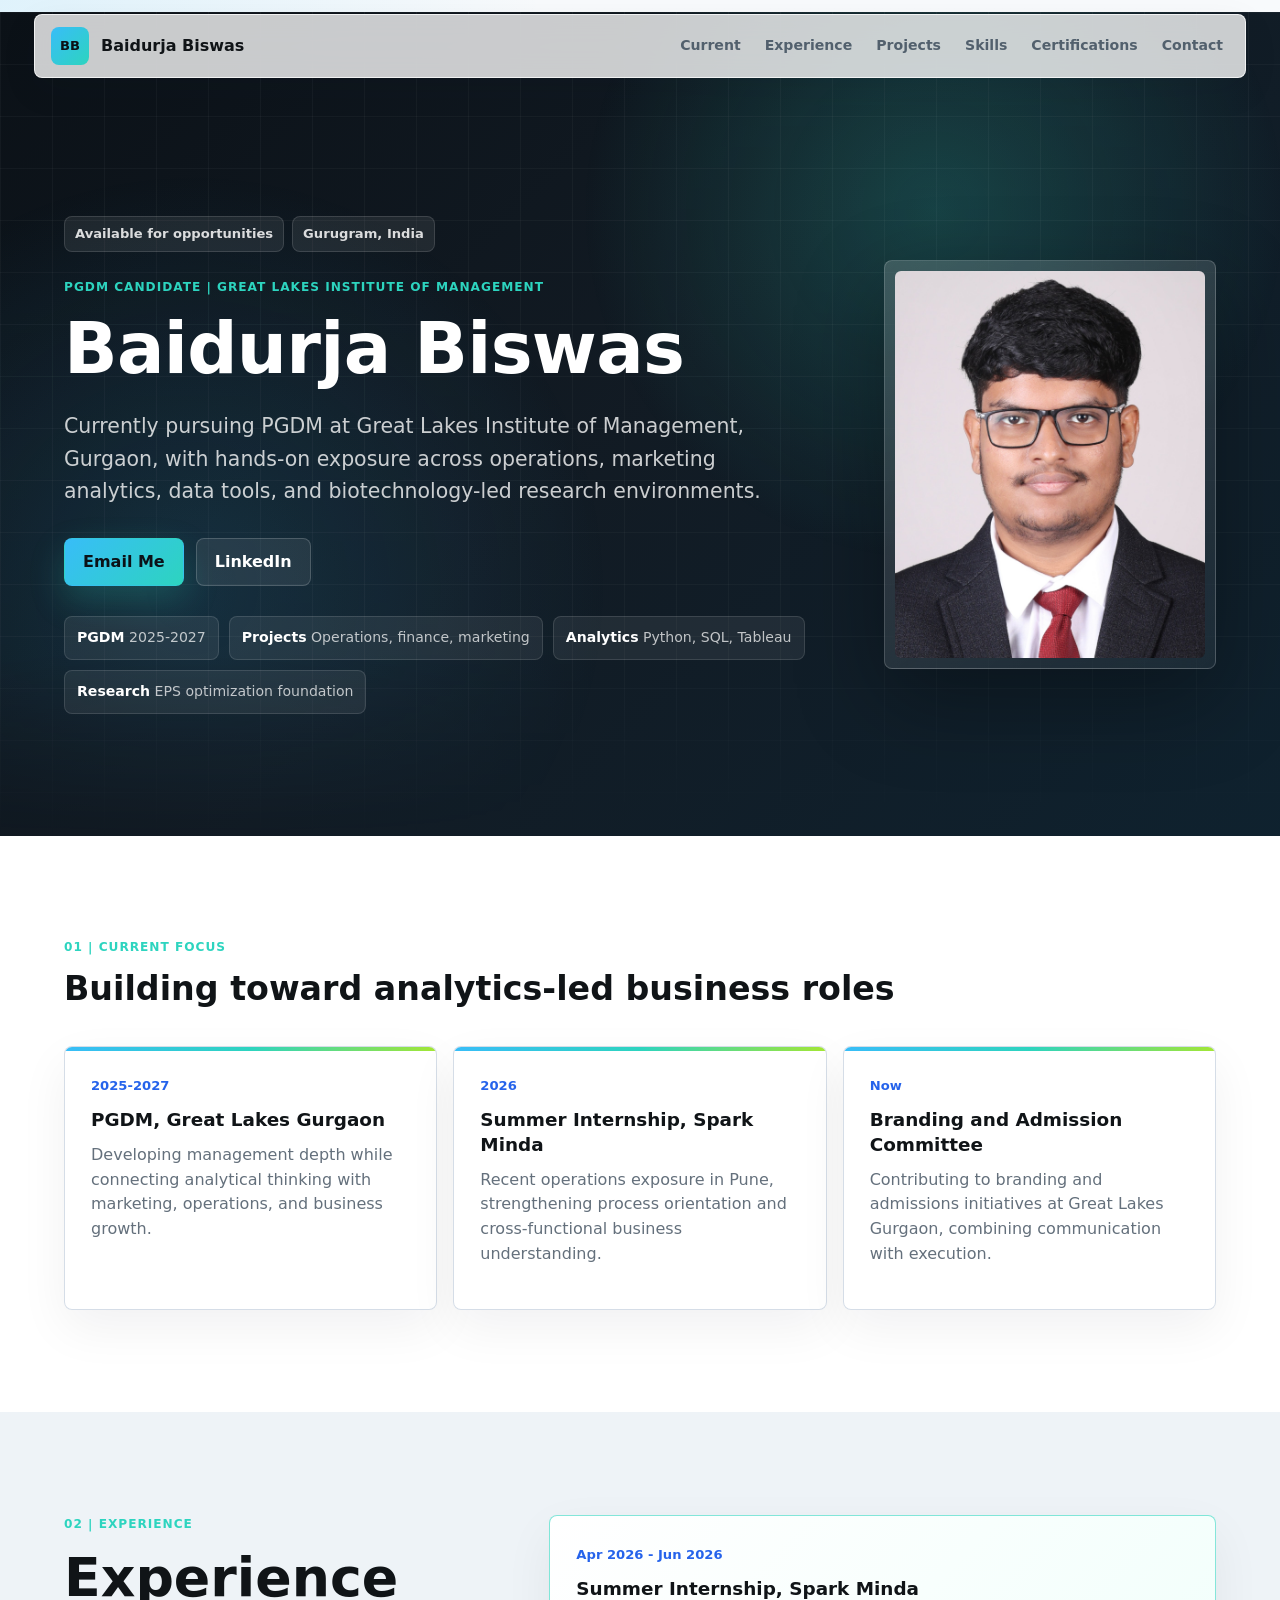
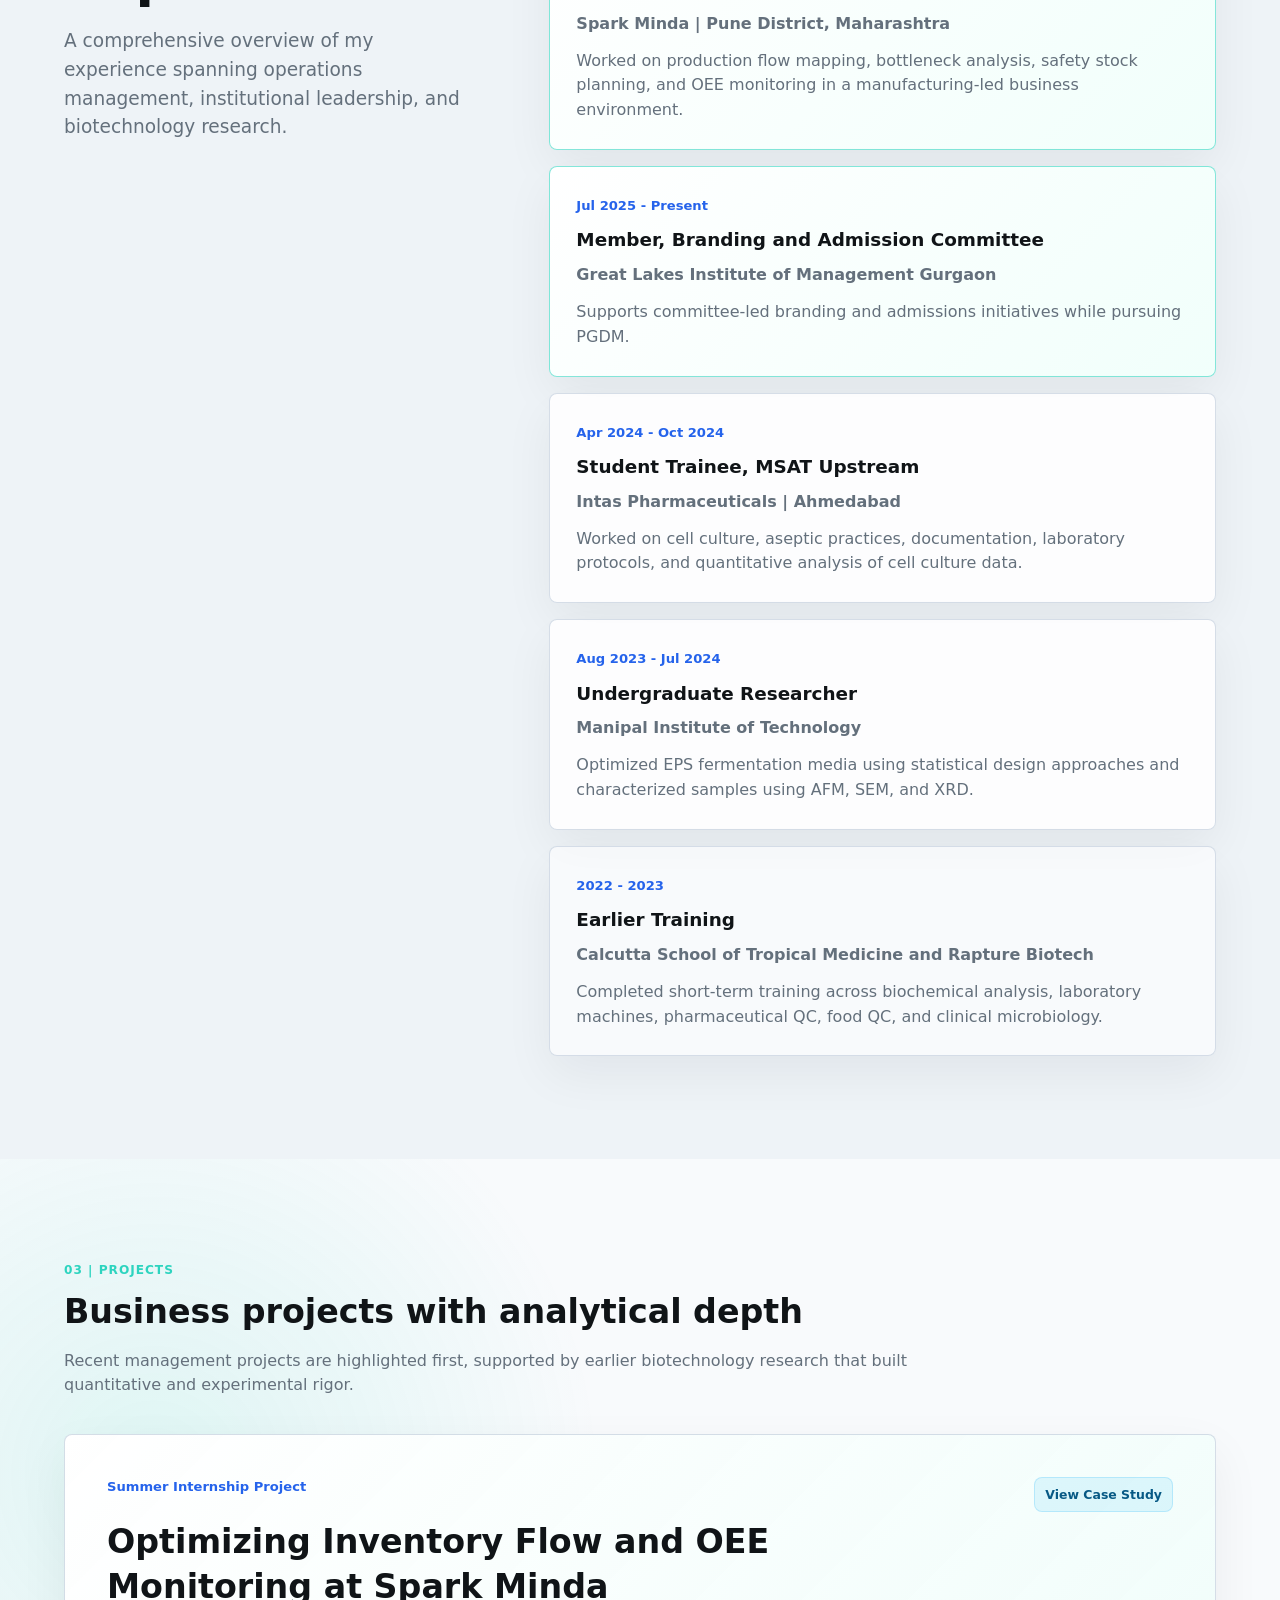
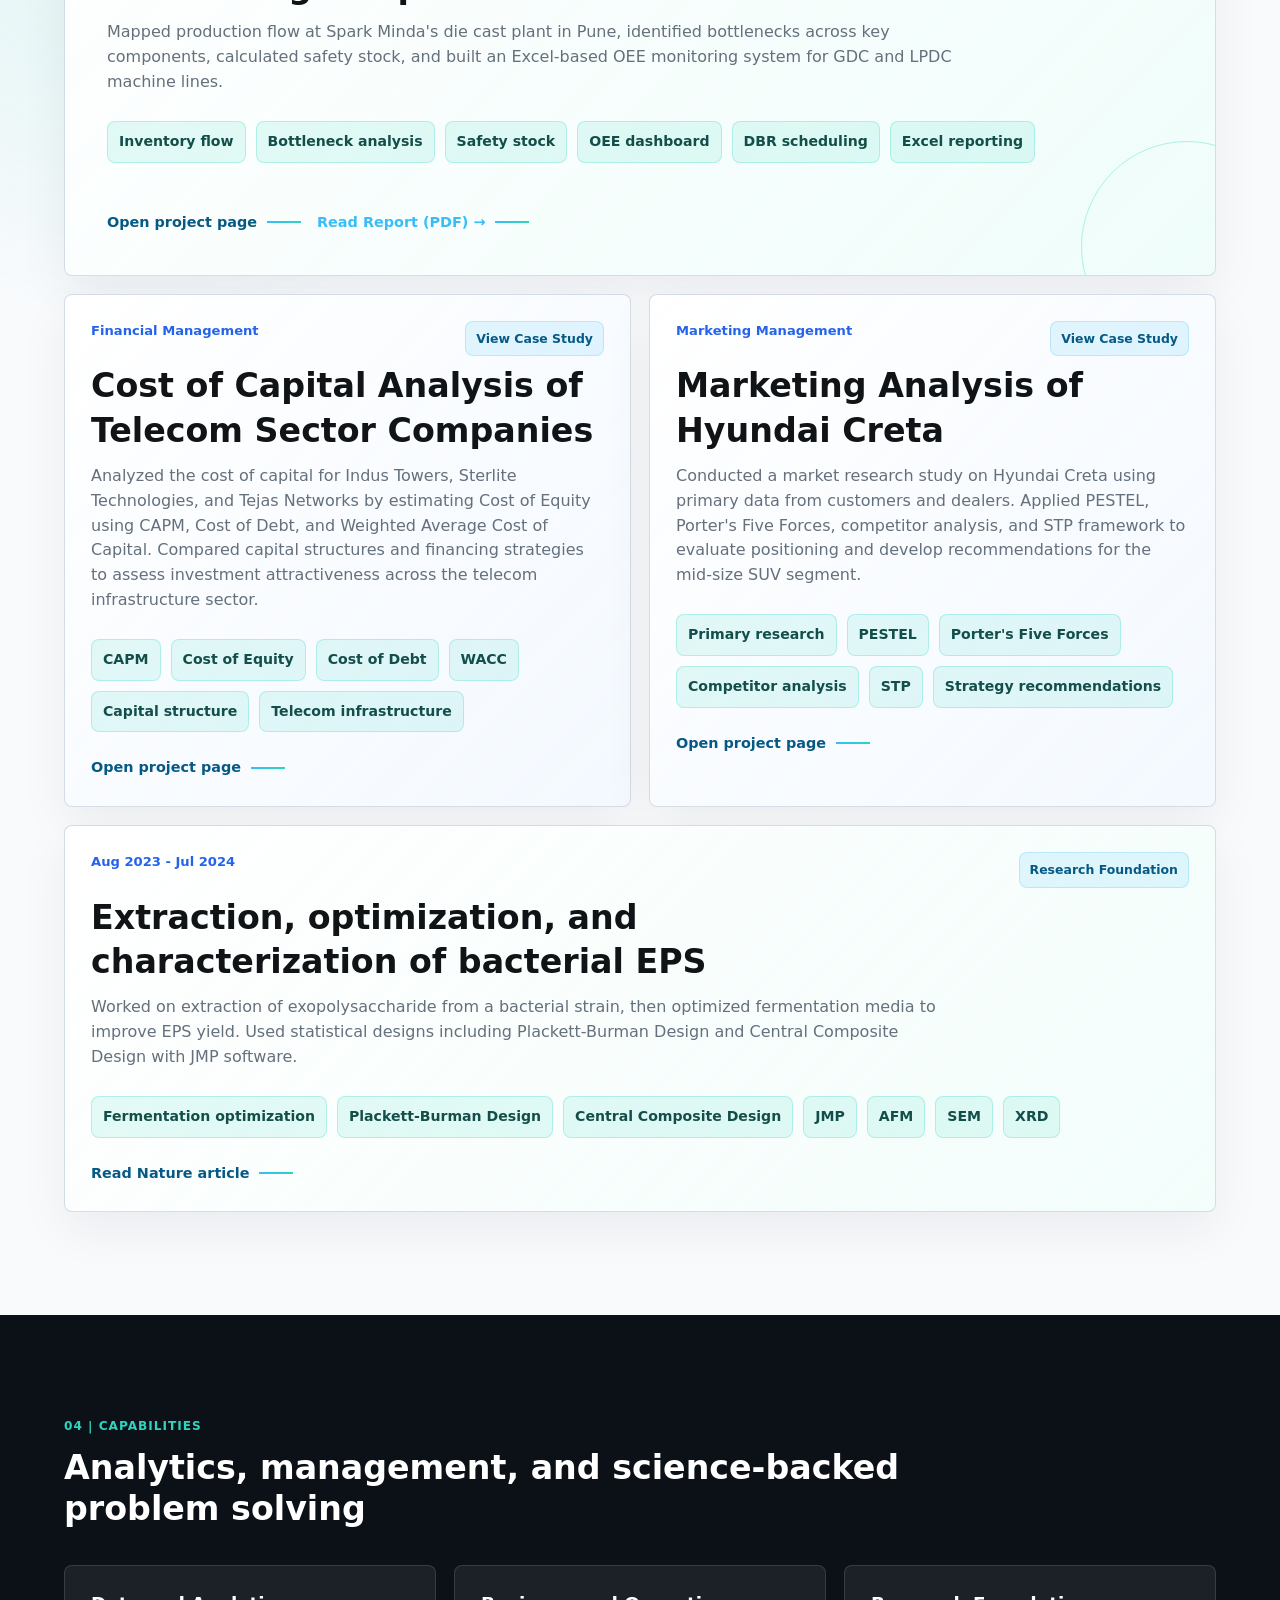
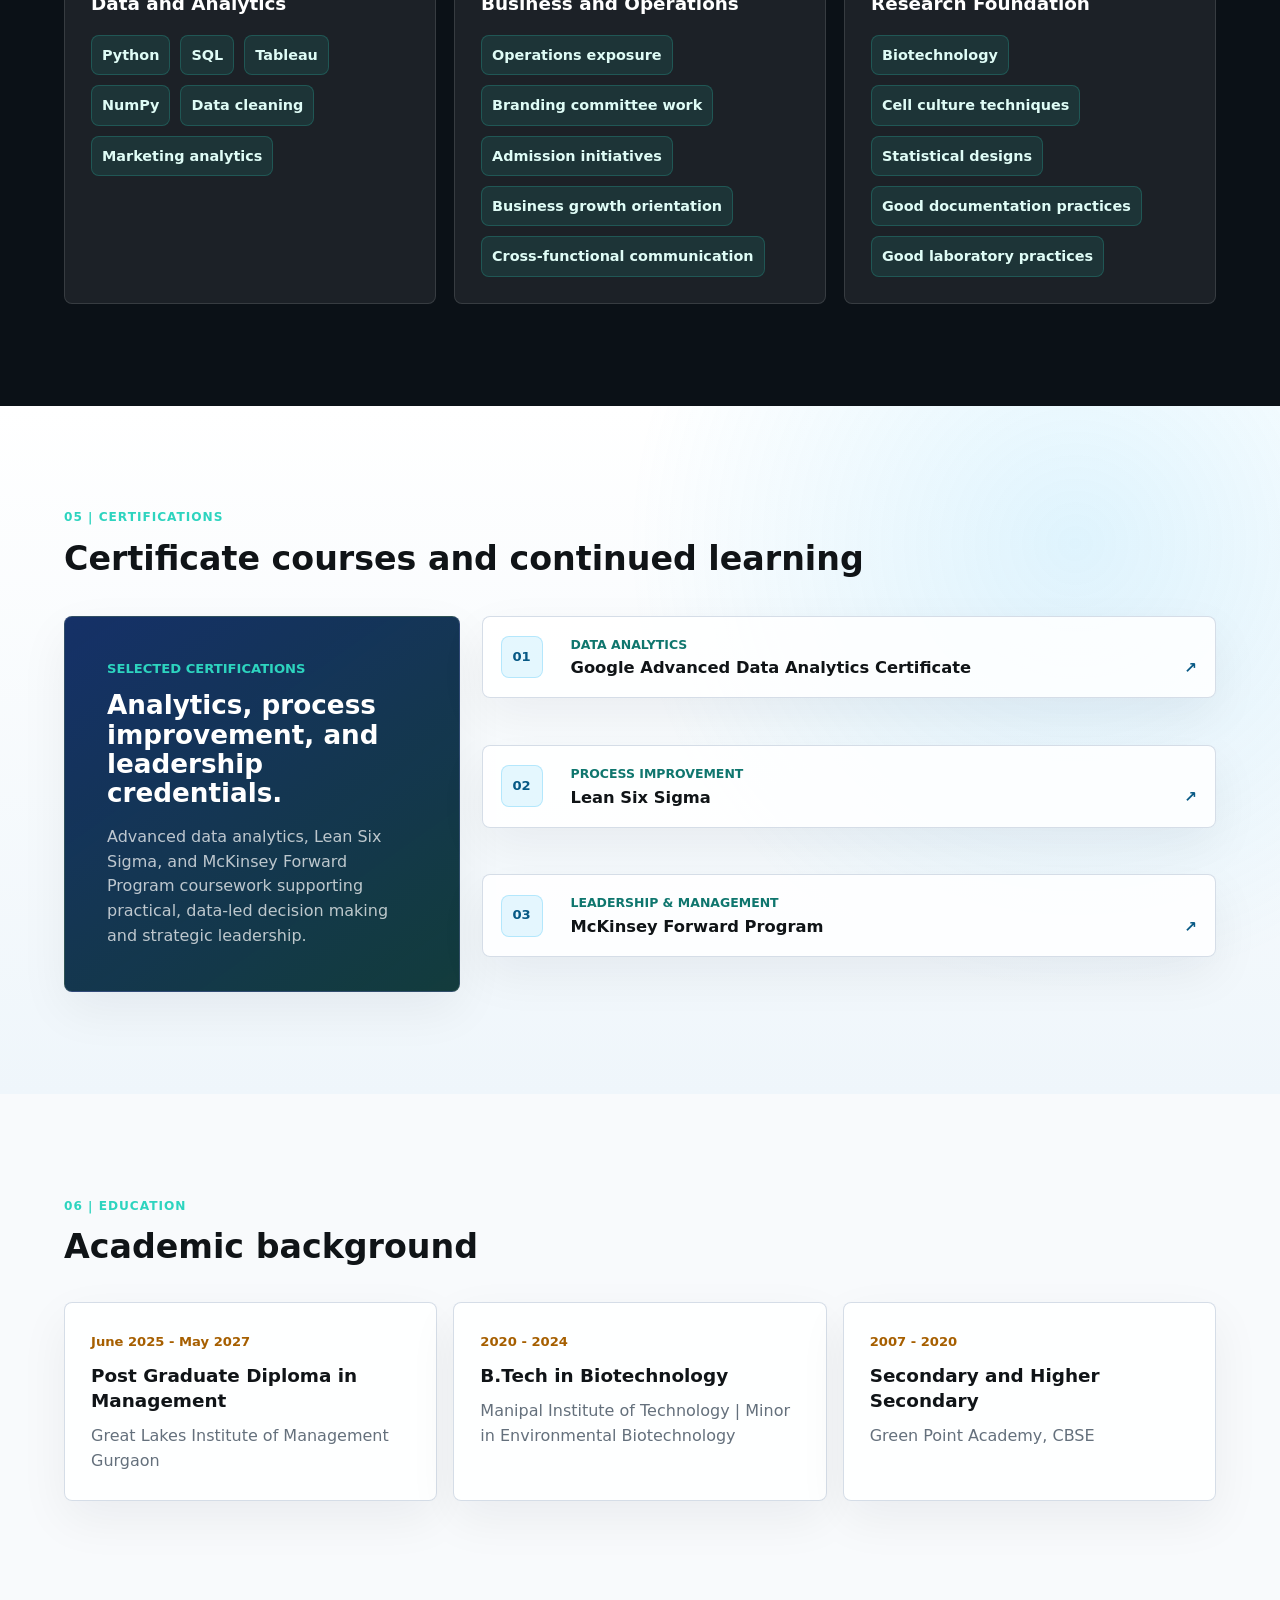
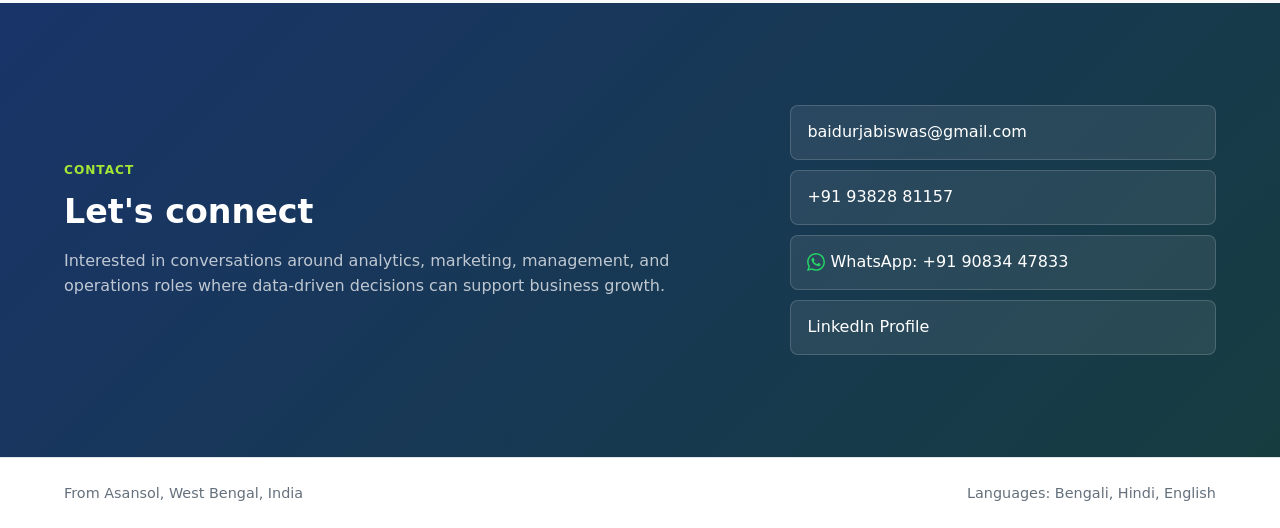
<file: index.html>
<!doctype html>
<html lang="en">
  <head>
    <meta charset="utf-8">
    <meta name="viewport" content="width=device-width, initial-scale=1">
    <title>Baidurja Biswas | Portfolio</title>
    <meta name="description" content="Portfolio of Baidurja Biswas, PGDM student focused on analytics, marketing, operations, and management.">
    <link rel="stylesheet" href="styles.css">
  </head>
  <body>
    <header class="site-header">
      <a class="brand" href="#home" aria-label="Baidurja Biswas home">
        <span class="brand-mark">BB</span>
        <span>Baidurja Biswas</span>
      </a>
      <nav class="nav" aria-label="Primary navigation">
        <a href="#now">Current</a>
        <a href="#work">Experience</a>
        <a href="#projects">Projects</a>
        <a href="#skills">Skills</a>
        <a href="#certifications">Certifications</a>
        <a href="#contact">Contact</a>
      </nav>
    </header>

    <main>
      <section class="hero" id="home">
        <div class="hero-backdrop" aria-hidden="true"></div>
        <div class="hero-copy">
          <div class="status-row" aria-label="Current status">
            <span>Available for opportunities</span>
            <span>Gurugram, India</span>
          </div>
          <p class="eyebrow">PGDM Candidate | Great Lakes Institute of Management</p>
          <h1>Baidurja Biswas</h1>
          <p class="lead">
            Currently pursuing PGDM at Great Lakes Institute of Management, Gurgaon, with hands-on exposure across operations,
            marketing analytics, data tools, and biotechnology-led research environments.
          </p>
          <div class="hero-actions">
            <a class="button primary" href="mailto:baidurjabiswas@gmail.com">Email Me</a>
            <a class="button secondary" href="https://www.linkedin.com/in/baidurja-biswas-2213b9214" target="_blank" rel="noreferrer">LinkedIn</a>
          </div>
          <div class="hero-metrics" aria-label="Profile highlights">
            <span><strong>PGDM</strong> 2025-2027</span>
            <span><strong>Projects</strong> Operations, finance, marketing</span>
            <span><strong>Analytics</strong> Python, SQL, Tableau</span>
            <span><strong>Research</strong> EPS optimization foundation</span>
          </div>
        </div>
        <aside class="photo-panel" aria-label="Profile photo area">
          <img src="assets/baidurja-photo.jpg" alt="Professional headshot of Baidurja Biswas">
        </aside>
      </section>

      <section class="current-band" id="now">
        <div class="section-heading">
          <p class="eyebrow">01 | Current Focus</p>
          <h2>Building toward analytics-led business roles</h2>
        </div>
        <div class="current-grid">
          <article>
            <span class="number">2025-2027</span>
            <h3>PGDM, Great Lakes Gurgaon</h3>
            <p>Developing management depth while connecting analytical thinking with marketing, operations, and business growth.</p>
          </article>
          <article>
            <span class="number">2026</span>
            <h3>Summer Internship, Spark Minda</h3>
            <p>Recent operations exposure in Pune, strengthening process orientation and cross-functional business understanding.</p>
          </article>
          <article>
            <span class="number">Now</span>
            <h3>Branding and Admission Committee</h3>
            <p>Contributing to branding and admissions initiatives at Great Lakes Gurgaon, combining communication with execution.</p>
          </article>
        </div>
      </section>

      <section class="split-section" id="work">
        <div class="section-heading sticky-heading">
          <p class="eyebrow">02 | Experience</p>
          <h2>Experience</h2>
          <p>
            A comprehensive overview of my experience spanning operations management, institutional leadership, and biotechnology research.
          </p>
        </div>
        <div class="timeline">
          <article class="timeline-item featured">
            <span class="date">Apr 2026 - Jun 2026</span>
            <h3>Summer Internship, Spark Minda</h3>
            <p class="meta">Spark Minda | Pune District, Maharashtra</p>
            <p>Worked on production flow mapping, bottleneck analysis, safety stock planning, and OEE monitoring in a manufacturing-led business environment.</p>
          </article>
          <article class="timeline-item featured">
            <span class="date">Jul 2025 - Present</span>
            <h3>Member, Branding and Admission Committee</h3>
            <p class="meta">Great Lakes Institute of Management Gurgaon</p>
            <p>Supports committee-led branding and admissions initiatives while pursuing PGDM.</p>
          </article>
          <article class="timeline-item">
            <span class="date">Apr 2024 - Oct 2024</span>
            <h3>Student Trainee, MSAT Upstream</h3>
            <p class="meta">Intas Pharmaceuticals | Ahmedabad</p>
            <p>Worked on cell culture, aseptic practices, documentation, laboratory protocols, and quantitative analysis of cell culture data.</p>
          </article>
          <article class="timeline-item">
            <span class="date">Aug 2023 - Jul 2024</span>
            <h3>Undergraduate Researcher</h3>
            <p class="meta">Manipal Institute of Technology</p>
            <p>Optimized EPS fermentation media using statistical design approaches and characterized samples using AFM, SEM, and XRD.</p>
          </article>
          <article class="timeline-item compact">
            <span class="date">2022 - 2023</span>
            <h3>Earlier Training</h3>
            <p class="meta">Calcutta School of Tropical Medicine and Rapture Biotech</p>
            <p>Completed short-term training across biochemical analysis, laboratory machines, pharmaceutical QC, food QC, and clinical microbiology.</p>
          </article>
        </div>
      </section>

      <section class="projects-section" id="projects">
        <div class="section-heading">
          <p class="eyebrow">03 | Projects</p>
          <h2>Business projects with analytical depth</h2>
          <p>
            Recent management projects are highlighted first, supported by earlier biotechnology research that built quantitative and experimental rigor.
          </p>
        </div>
        <div class="project-showcase">
          <a class="project-card featured-project operations-project" href="spark-minda-project.html" aria-label="Open Spark Minda project detail page">
            <div class="project-topline">
              <span class="number">Summer Internship Project</span>
              <span class="project-type">View Case Study</span>
            </div>
            <h3>Optimizing Inventory Flow and OEE Monitoring at Spark Minda</h3>
            <p>
              Mapped production flow at Spark Minda's die cast plant in Pune, identified bottlenecks across key components, calculated safety stock,
              and built an Excel-based OEE monitoring system for GDC and LPDC machine lines.
            </p>
            <div class="project-tags" aria-label="Project tools and methods">
              <span>Inventory flow</span>
              <span>Bottleneck analysis</span>
              <span>Safety stock</span>
              <span>OEE dashboard</span>
              <span>DBR scheduling</span>
              <span>Excel reporting</span>
            </div>
            <div style="display: flex; gap: 16px; align-items: center; margin-top: 24px; flex-wrap: wrap;">
              <span class="project-link">Open project page</span>
              <span class="project-link" style="color: var(--cyan);" onclick="event.preventDefault(); event.stopPropagation(); window.open('assets/Final_Report_P2511020.pdf', '_blank');">Read Report (PDF) &rarr;</span>
            </div>
          </a>
          <a class="project-card business-project finance-project" href="cost-of-capital-project.html" aria-label="Open Cost of Capital project detail page">
            <div class="project-topline">
              <span class="number">Financial Management</span>
              <span class="project-type">View Case Study</span>
            </div>
            <h3>Cost of Capital Analysis of Telecom Sector Companies</h3>
            <p>
              Analyzed the cost of capital for Indus Towers, Sterlite Technologies, and Tejas Networks by estimating Cost of Equity using CAPM,
              Cost of Debt, and Weighted Average Cost of Capital. Compared capital structures and financing strategies to assess investment
              attractiveness across the telecom infrastructure sector.
            </p>
            <div class="project-tags" aria-label="Project tools and methods">
              <span>CAPM</span>
              <span>Cost of Equity</span>
              <span>Cost of Debt</span>
              <span>WACC</span>
              <span>Capital structure</span>
              <span>Telecom infrastructure</span>
            </div>
            <span class="project-link">Open project page</span>
          </a>
          <a class="project-card business-project marketing-project" href="hyundai-creta-project.html" aria-label="Open Hyundai Creta marketing project detail page">
            <div class="project-topline">
              <span class="number">Marketing Management</span>
              <span class="project-type">View Case Study</span>
            </div>
            <h3>Marketing Analysis of Hyundai Creta</h3>
            <p>
              Conducted a market research study on Hyundai Creta using primary data from customers and dealers. Applied PESTEL, Porter's Five
              Forces, competitor analysis, and STP framework to evaluate positioning and develop recommendations for the mid-size SUV segment.
            </p>
            <div class="project-tags" aria-label="Project tools and methods">
              <span>Primary research</span>
              <span>PESTEL</span>
              <span>Porter's Five Forces</span>
              <span>Competitor analysis</span>
              <span>STP</span>
              <span>Strategy recommendations</span>
            </div>
            <span class="project-link">Open project page</span>
          </a>
          <article class="project-card research-project">
            <div class="project-topline">
              <span class="number">Aug 2023 - Jul 2024</span>
              <span class="project-type">Research Foundation</span>
            </div>
            <h3>Extraction, optimization, and characterization of bacterial EPS</h3>
            <p>
              Worked on extraction of exopolysaccharide from a bacterial strain, then optimized fermentation media to improve EPS yield.
              Used statistical designs including Plackett-Burman Design and Central Composite Design with JMP software.
            </p>
            <div class="project-tags" aria-label="Project tools and methods">
              <span>Fermentation optimization</span>
              <span>Plackett-Burman Design</span>
              <span>Central Composite Design</span>
              <span>JMP</span>
              <span>AFM</span>
              <span>SEM</span>
              <span>XRD</span>
            </div>
            <a class="project-link" href="https://www.nature.com/articles/s41598-025-10392-5" target="_blank" rel="noreferrer">Read Nature article</a>
          </article>
        </div>
      </section>

      <section class="skills-section" id="skills">
        <div class="section-heading">
          <p class="eyebrow">04 | Capabilities</p>
          <h2>Analytics, management, and science-backed problem solving</h2>
        </div>
        <div class="skills-layout">
          <div class="skill-card">
            <h3>Data and Analytics</h3>
            <ul>
              <li>Python</li>
              <li>SQL</li>
              <li>Tableau</li>
              <li>NumPy</li>
              <li>Data cleaning</li>
              <li>Marketing analytics</li>
            </ul>
          </div>
          <div class="skill-card">
            <h3>Business and Operations</h3>
            <ul>
              <li>Operations exposure</li>
              <li>Branding committee work</li>
              <li>Admission initiatives</li>
              <li>Business growth orientation</li>
              <li>Cross-functional communication</li>
            </ul>
          </div>
          <div class="skill-card">
            <h3>Research Foundation</h3>
            <ul>
              <li>Biotechnology</li>
              <li>Cell culture techniques</li>
              <li>Statistical designs</li>
              <li>Good documentation practices</li>
              <li>Good laboratory practices</li>
            </ul>
          </div>
        </div>
      </section>

      <section class="certifications-section" id="certifications">
        <div class="section-heading">
          <p class="eyebrow">05 | Certifications</p>
          <h2>Certificate courses and continued learning</h2>
        </div>
        <div class="certification-board">
          <article class="cert-feature">
            <span>Selected Certifications</span>
            <h3>Analytics, process improvement, and leadership credentials.</h3>
            <p>Advanced data analytics, Lean Six Sigma, and McKinsey Forward Program coursework supporting practical, data-led decision making and strategic leadership.</p>
          </article>
          <div class="cert-list" aria-label="Certificate courses">
            <a class="cert-card-link" href="https://www.coursera.org/account/accomplishments/specialization/MWCUK4N0XOLW" target="_blank" rel="noreferrer">
              <article>
                <span>01</span>
                <div>
                  <p>Data Analytics</p>
                  <h3>Google Advanced Data Analytics Certificate <span class="cert-link-icon">↗</span></h3>
                </div>
              </article>
            </a>
            <a class="cert-card-link" href="https://leansixsigma.gtbharat.in/verify/7fbe1cb15219?s=true" target="_blank" rel="noreferrer">
              <article>
                <span>02</span>
                <div>
                  <p>Process Improvement</p>
                  <h3>Lean Six Sigma <span class="cert-link-icon">↗</span></h3>
                </div>
              </article>
            </a>
            <a class="cert-card-link" href="https://www.credly.com/badges/9d400e8c-75cb-4039-b70b-2aace9b1eaf1/public_url" target="_blank" rel="noreferrer">
              <article>
                <span>03</span>
                <div>
                  <p>Leadership & Management</p>
                  <h3>McKinsey Forward Program <span class="cert-link-icon">↗</span></h3>
                </div>
              </article>
            </a>
          </div>
        </div>
      </section>

      <section class="education-section">
        <div class="section-heading">
          <p class="eyebrow">06 | Education</p>
          <h2>Academic background</h2>
        </div>
        <div class="education-list">
          <article>
            <span>June 2025 - May 2027</span>
            <h3>Post Graduate Diploma in Management</h3>
            <p>Great Lakes Institute of Management Gurgaon</p>
          </article>
          <article>
            <span>2020 - 2024</span>
            <h3>B.Tech in Biotechnology</h3>
            <p>Manipal Institute of Technology | Minor in Environmental Biotechnology</p>
          </article>
          <article>
            <span>2007 - 2020</span>
            <h3>Secondary and Higher Secondary</h3>
            <p>Green Point Academy, CBSE</p>
          </article>
        </div>
      </section>

      <section class="contact-section" id="contact">
        <div>
          <p class="eyebrow">Contact</p>
          <h2>Let's connect</h2>
          <p>Interested in conversations around analytics, marketing, management, and operations roles where data-driven decisions can support business growth.</p>
        </div>
        <div class="contact-actions">
          <a href="mailto:baidurjabiswas@gmail.com">baidurjabiswas@gmail.com</a>
          <a href="tel:+919382881157">+91 93828 81157</a>
          <a href="https://wa.me/919083447833" target="_blank" rel="noreferrer" class="whatsapp-link">
            <svg width="18" height="18" viewBox="0 0 24 24" fill="currentColor">
              <path d="M17.472 14.382c-.297-.149-1.758-.867-2.03-.967-.273-.099-.471-.148-.67.15-.197.297-.767.966-.94 1.164-.173.199-.347.223-.644.075-.297-.15-1.255-.463-2.39-1.475-.883-.788-1.48-1.761-1.653-2.059-.173-.297-.018-.458.13-.606.134-.133.298-.347.446-.52.149-.174.198-.298.298-.497.099-.198.05-.371-.025-.52-.075-.149-.669-1.612-.916-2.207-.242-.579-.487-.5-.669-.51-.173-.008-.371-.01-.57-.01-.198 0-.52.074-.792.372-.272.297-1.04 1.016-1.04 2.479 0 1.462 1.065 2.875 1.213 3.074.149.198 2.096 3.2 5.077 4.487.709.306 1.262.489 1.694.625.712.227 1.36.195 1.871.118.571-.085 1.758-.719 2.006-1.413.248-.694.248-1.289.173-1.413-.074-.124-.272-.198-.57-.347m-5.421 7.403h-.004a9.87 9.87 0 01-5.031-1.378l-.361-.214-3.741.982.998-3.648-.235-.374a9.86 9.86 0 01-1.51-5.26c.001-5.45 4.436-9.884 9.888-9.884 2.64 0 5.122 1.03 6.988 2.898a9.825 9.825 0 012.893 6.994c-.003 5.45-4.437 9.884-9.885 9.884m8.413-18.297A11.815 11.815 0 0012.05 0C5.495 0 .16 5.335.157 11.892c0 2.096.547 4.142 1.588 5.945L.057 24l6.305-1.654a11.882 11.882 0 005.683 1.448h.005c6.554 0 11.89-5.335 11.893-11.893a11.821 11.821 0 00-3.48-8.413z"/>
            </svg>
            WhatsApp: +91 90834 47833
          </a>
          <a href="https://www.linkedin.com/in/baidurja-biswas-2213b9214" target="_blank" rel="noreferrer">LinkedIn Profile</a>
        </div>
      </section>
    </main>

    <footer>
      <span>From Asansol, West Bengal, India</span>
      <span>Languages: Bengali, Hindi, English</span>
    </footer>
  </body>
</html>
</file>
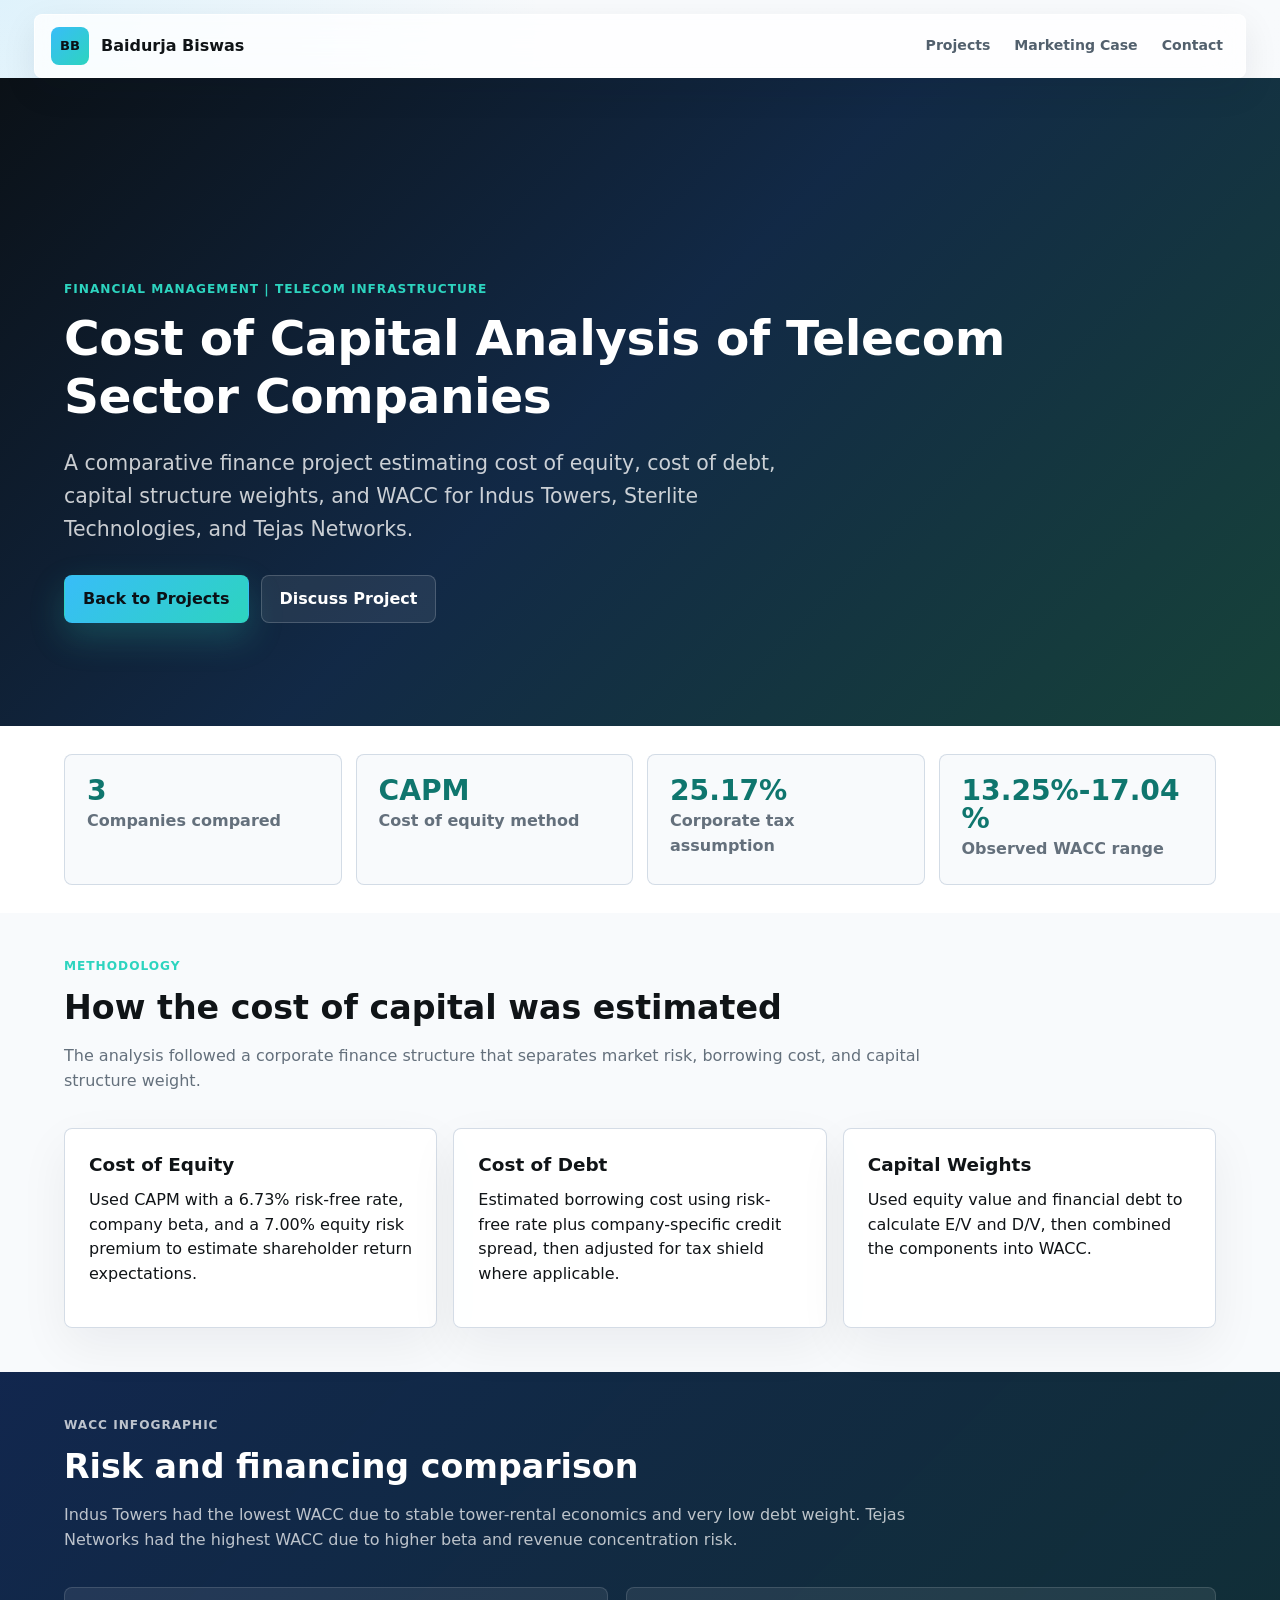
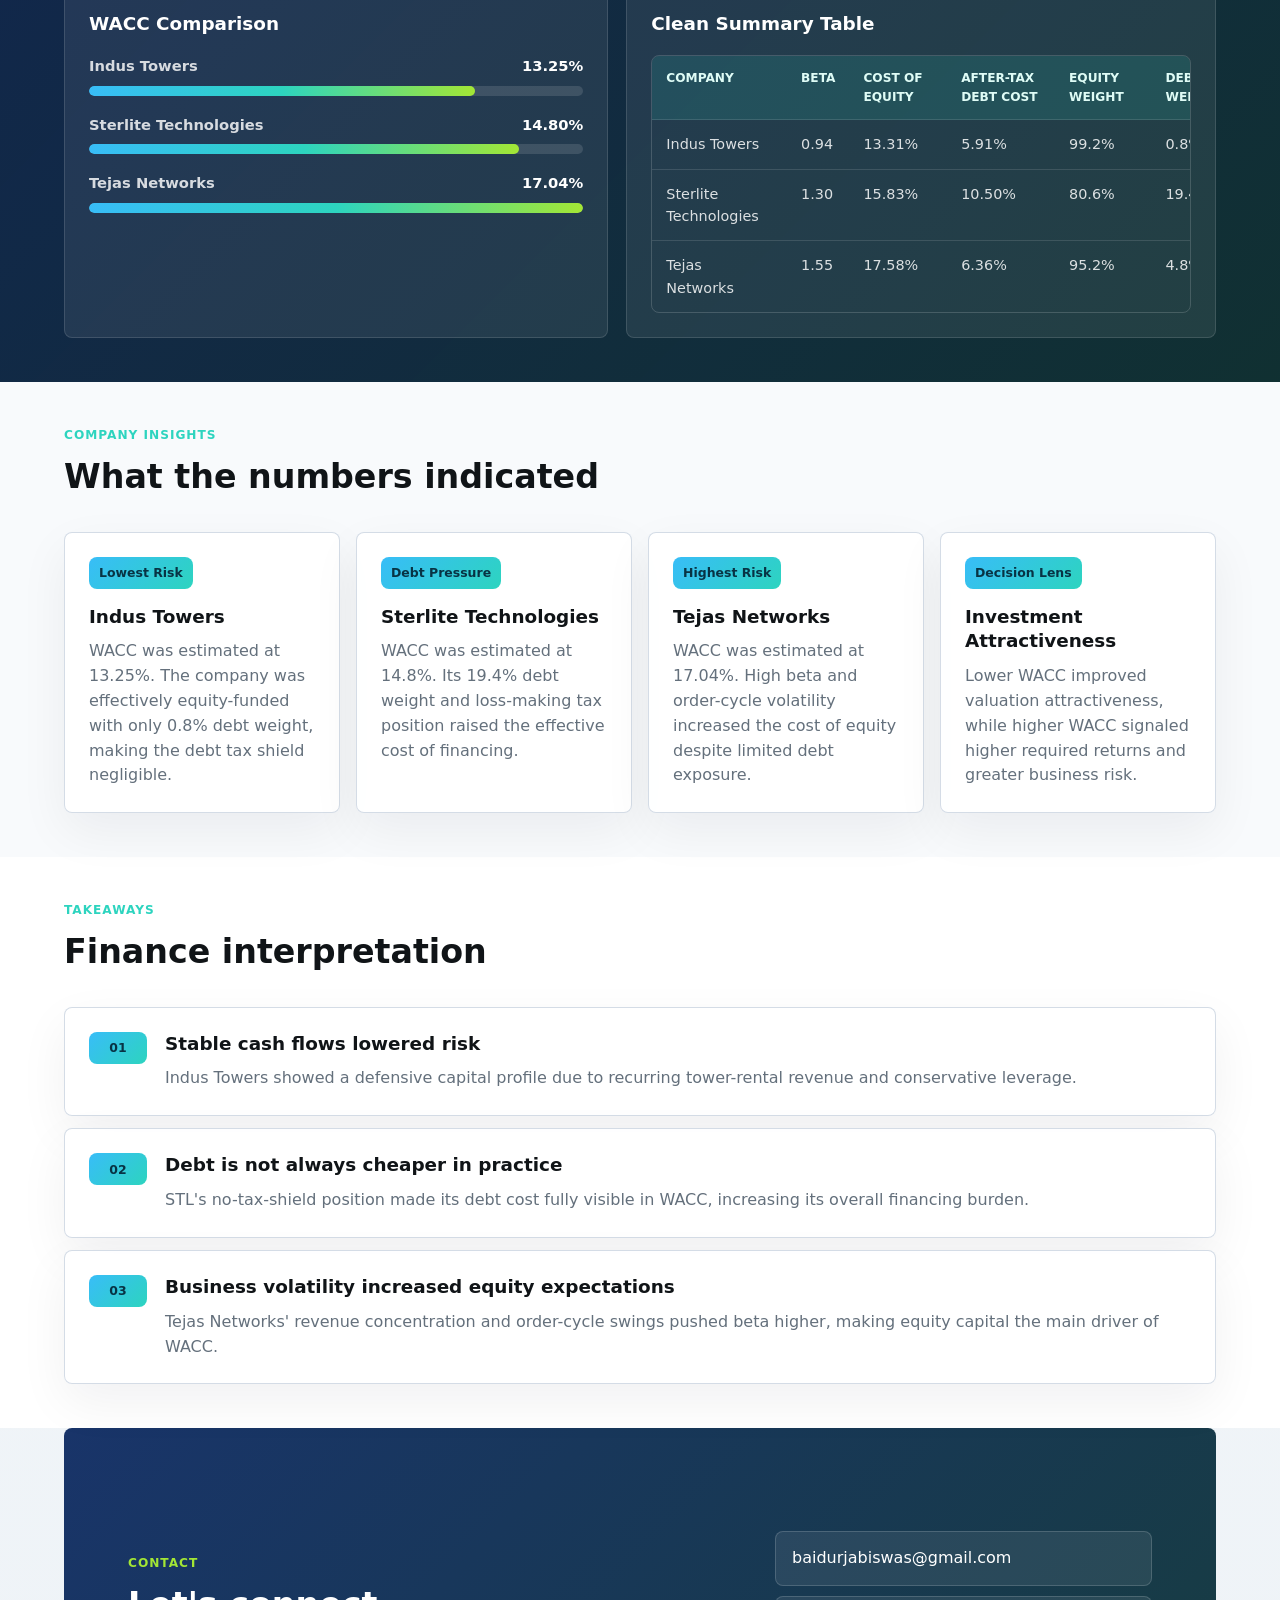
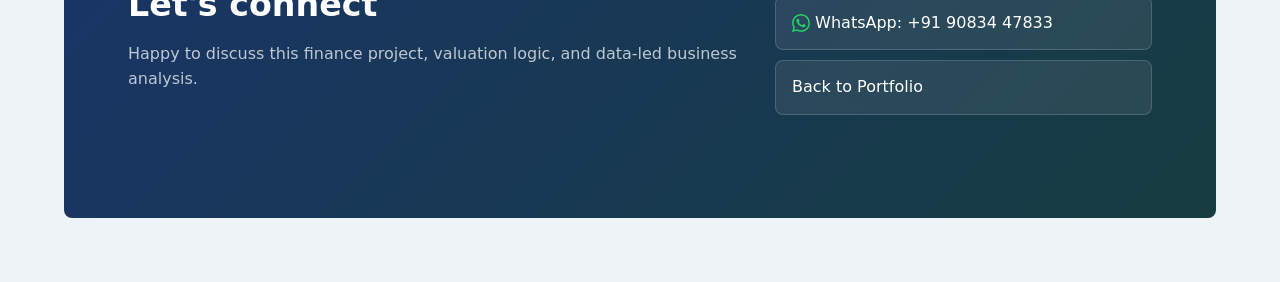
<file: cost-of-capital-project.html>
<!doctype html>
<html lang="en">
  <head>
    <meta charset="utf-8">
    <meta name="viewport" content="width=device-width, initial-scale=1">
    <title>Cost of Capital Project | Baidurja Biswas</title>
    <meta name="description" content="Project case study on CAPM, cost of debt, capital structure, and WACC analysis for telecom sector companies.">
    <link rel="stylesheet" href="styles.css">
  </head>
  <body>
    <header class="site-header detail-header">
      <a class="brand" href="index.html#home" aria-label="Back to portfolio home">
        <span class="brand-mark">BB</span>
        <span>Baidurja Biswas</span>
      </a>
      <nav class="nav" aria-label="Project navigation">
        <a href="index.html#projects">Projects</a>
        <a href="hyundai-creta-project.html">Marketing Case</a>
        <a href="index.html#contact">Contact</a>
      </nav>
    </header>

    <main>
      <section class="case-hero finance-hero">
        <div>
          <p class="eyebrow">Financial Management | Telecom Infrastructure</p>
          <h1>Cost of Capital Analysis of Telecom Sector Companies</h1>
          <p class="lead">
            A comparative finance project estimating cost of equity, cost of debt, capital structure weights, and WACC for Indus Towers,
            Sterlite Technologies, and Tejas Networks.
          </p>
          <div class="hero-actions">
            <a class="button primary" href="index.html#projects">Back to Projects</a>
            <a class="button secondary" href="mailto:baidurjabiswas@gmail.com">Discuss Project</a>
          </div>
        </div>
      </section>

      <section class="case-overview">
        <div class="case-stat">
          <span>3</span>
          <p>Companies compared</p>
        </div>
        <div class="case-stat">
          <span>CAPM</span>
          <p>Cost of equity method</p>
        </div>
        <div class="case-stat">
          <span>25.17%</span>
          <p>Corporate tax assumption</p>
        </div>
        <div class="case-stat">
          <span>13.25%-17.04%</span>
          <p>Observed WACC range</p>
        </div>
      </section>

      <section class="case-section">
        <div class="section-heading">
          <p class="eyebrow">Methodology</p>
          <h2>How the cost of capital was estimated</h2>
          <p>The analysis followed a corporate finance structure that separates market risk, borrowing cost, and capital structure weight.</p>
        </div>
        <div class="case-grid">
          <article>
            <h3>Cost of Equity</h3>
            <p>Used CAPM with a 6.73% risk-free rate, company beta, and a 7.00% equity risk premium to estimate shareholder return expectations.</p>
          </article>
          <article>
            <h3>Cost of Debt</h3>
            <p>Estimated borrowing cost using risk-free rate plus company-specific credit spread, then adjusted for tax shield where applicable.</p>
          </article>
          <article>
            <h3>Capital Weights</h3>
            <p>Used equity value and financial debt to calculate E/V and D/V, then combined the components into WACC.</p>
          </article>
        </div>
      </section>

      <section class="case-section dark-case">
        <div class="section-heading">
          <p class="eyebrow">WACC Infographic</p>
          <h2>Risk and financing comparison</h2>
          <p>Indus Towers had the lowest WACC due to stable tower-rental economics and very low debt weight. Tejas Networks had the highest WACC due to higher beta and revenue concentration risk.</p>
        </div>
        <div class="finance-dashboard">
          <article class="metric-bars">
            <h3>WACC Comparison</h3>
            <div class="bar-row" style="--bar:78%">
              <span>Indus Towers</span>
              <strong>13.25%</strong>
            </div>
            <div class="bar-track"><span style="width: 78%"></span></div>
            <div class="bar-row" style="--bar:87%">
              <span>Sterlite Technologies</span>
              <strong>14.80%</strong>
            </div>
            <div class="bar-track"><span style="width: 87%"></span></div>
            <div class="bar-row" style="--bar:100%">
              <span>Tejas Networks</span>
              <strong>17.04%</strong>
            </div>
            <div class="bar-track"><span style="width: 100%"></span></div>
          </article>
          <article class="finance-table-visual">
            <h3>Clean Summary Table</h3>
            <div class="data-table-wrap">
              <table class="project-data-table">
                <thead>
                  <tr>
                    <th>Company</th>
                    <th>Beta</th>
                    <th>Cost of Equity</th>
                    <th>After-Tax Debt Cost</th>
                    <th>Equity Weight</th>
                    <th>Debt Weight</th>
                    <th>WACC</th>
                  </tr>
                </thead>
                <tbody>
                  <tr>
                    <td>Indus Towers</td>
                    <td>0.94</td>
                    <td>13.31%</td>
                    <td>5.91%</td>
                    <td>99.2%</td>
                    <td>0.8%</td>
                    <td><strong>13.25%</strong></td>
                  </tr>
                  <tr>
                    <td>Sterlite Technologies</td>
                    <td>1.30</td>
                    <td>15.83%</td>
                    <td>10.50%</td>
                    <td>80.6%</td>
                    <td>19.4%</td>
                    <td><strong>14.80%</strong></td>
                  </tr>
                  <tr>
                    <td>Tejas Networks</td>
                    <td>1.55</td>
                    <td>17.58%</td>
                    <td>6.36%</td>
                    <td>95.2%</td>
                    <td>4.8%</td>
                    <td><strong>17.04%</strong></td>
                  </tr>
                </tbody>
              </table>
            </div>
          </article>
        </div>
      </section>

      <section class="case-section">
        <div class="section-heading">
          <p class="eyebrow">Company Insights</p>
          <h2>What the numbers indicated</h2>
        </div>
        <div class="finding-grid light-findings">
          <article>
            <span>Lowest Risk</span>
            <h3>Indus Towers</h3>
            <p>WACC was estimated at 13.25%. The company was effectively equity-funded with only 0.8% debt weight, making the debt tax shield negligible.</p>
          </article>
          <article>
            <span>Debt Pressure</span>
            <h3>Sterlite Technologies</h3>
            <p>WACC was estimated at 14.8%. Its 19.4% debt weight and loss-making tax position raised the effective cost of financing.</p>
          </article>
          <article>
            <span>Highest Risk</span>
            <h3>Tejas Networks</h3>
            <p>WACC was estimated at 17.04%. High beta and order-cycle volatility increased the cost of equity despite limited debt exposure.</p>
          </article>
          <article>
            <span>Decision Lens</span>
            <h3>Investment Attractiveness</h3>
            <p>Lower WACC improved valuation attractiveness, while higher WACC signaled higher required returns and greater business risk.</p>
          </article>
        </div>
      </section>

      <section class="case-section">
        <div class="section-heading">
          <p class="eyebrow">Takeaways</p>
          <h2>Finance interpretation</h2>
        </div>
        <div class="recommendation-list">
          <article>
            <span>01</span>
            <div>
              <h3>Stable cash flows lowered risk</h3>
              <p>Indus Towers showed a defensive capital profile due to recurring tower-rental revenue and conservative leverage.</p>
            </div>
          </article>
          <article>
            <span>02</span>
            <div>
              <h3>Debt is not always cheaper in practice</h3>
              <p>STL's no-tax-shield position made its debt cost fully visible in WACC, increasing its overall financing burden.</p>
            </div>
          </article>
          <article>
            <span>03</span>
            <div>
              <h3>Business volatility increased equity expectations</h3>
              <p>Tejas Networks' revenue concentration and order-cycle swings pushed beta higher, making equity capital the main driver of WACC.</p>
            </div>
          </article>
        </div>
      </section>

      <section class="contact-section case-contact">
        <div>
          <p class="eyebrow">Contact</p>
          <h2>Let's connect</h2>
          <p>Happy to discuss this finance project, valuation logic, and data-led business analysis.</p>
        </div>
        <div class="contact-actions">
          <a href="mailto:baidurjabiswas@gmail.com">baidurjabiswas@gmail.com</a>
          <a href="https://wa.me/919083447833" target="_blank" rel="noreferrer" class="whatsapp-link">
            <svg width="18" height="18" viewBox="0 0 24 24" fill="currentColor">
              <path d="M17.472 14.382c-.297-.149-1.758-.867-2.03-.967-.273-.099-.471-.148-.67.15-.197.297-.767.966-.94 1.164-.173.199-.347.223-.644.075-.297-.15-1.255-.463-2.39-1.475-.883-.788-1.48-1.761-1.653-2.059-.173-.297-.018-.458.13-.606.134-.133.298-.347.446-.52.149-.174.198-.298.298-.497.099-.198.05-.371-.025-.52-.075-.149-.669-1.612-.916-2.207-.242-.579-.487-.5-.669-.51-.173-.008-.371-.01-.57-.01-.198 0-.52.074-.792.372-.272.297-1.04 1.016-1.04 2.479 0 1.462 1.065 2.875 1.213 3.074.149.198 2.096 3.2 5.077 4.487.709.306 1.262.489 1.694.625.712.227 1.36.195 1.871.118.571-.085 1.758-.719 2.006-1.413.248-.694.248-1.289.173-1.413-.074-.124-.272-.198-.57-.347m-5.421 7.403h-.004a9.87 9.87 0 01-5.031-1.378l-.361-.214-3.741.982.998-3.648-.235-.374a9.86 9.86 0 01-1.51-5.26c.001-5.45 4.436-9.884 9.888-9.884 2.64 0 5.122 1.03 6.988 2.898a9.825 9.825 0 012.893 6.994c-.003 5.45-4.437 9.884-9.885 9.884m8.413-18.297A11.815 11.815 0 0012.05 0C5.495 0 .16 5.335.157 11.892c0 2.096.547 4.142 1.588 5.945L.057 24l6.305-1.654a11.882 11.882 0 005.683 1.448h.005c6.554 0 11.89-5.335 11.893-11.893a11.821 11.821 0 00-3.48-8.413z"/>
            </svg>
            WhatsApp: +91 90834 47833
          </a>
          <a href="index.html#projects">Back to Portfolio</a>
        </div>
      </section>
    </main>
  </body>
</html>
</file>
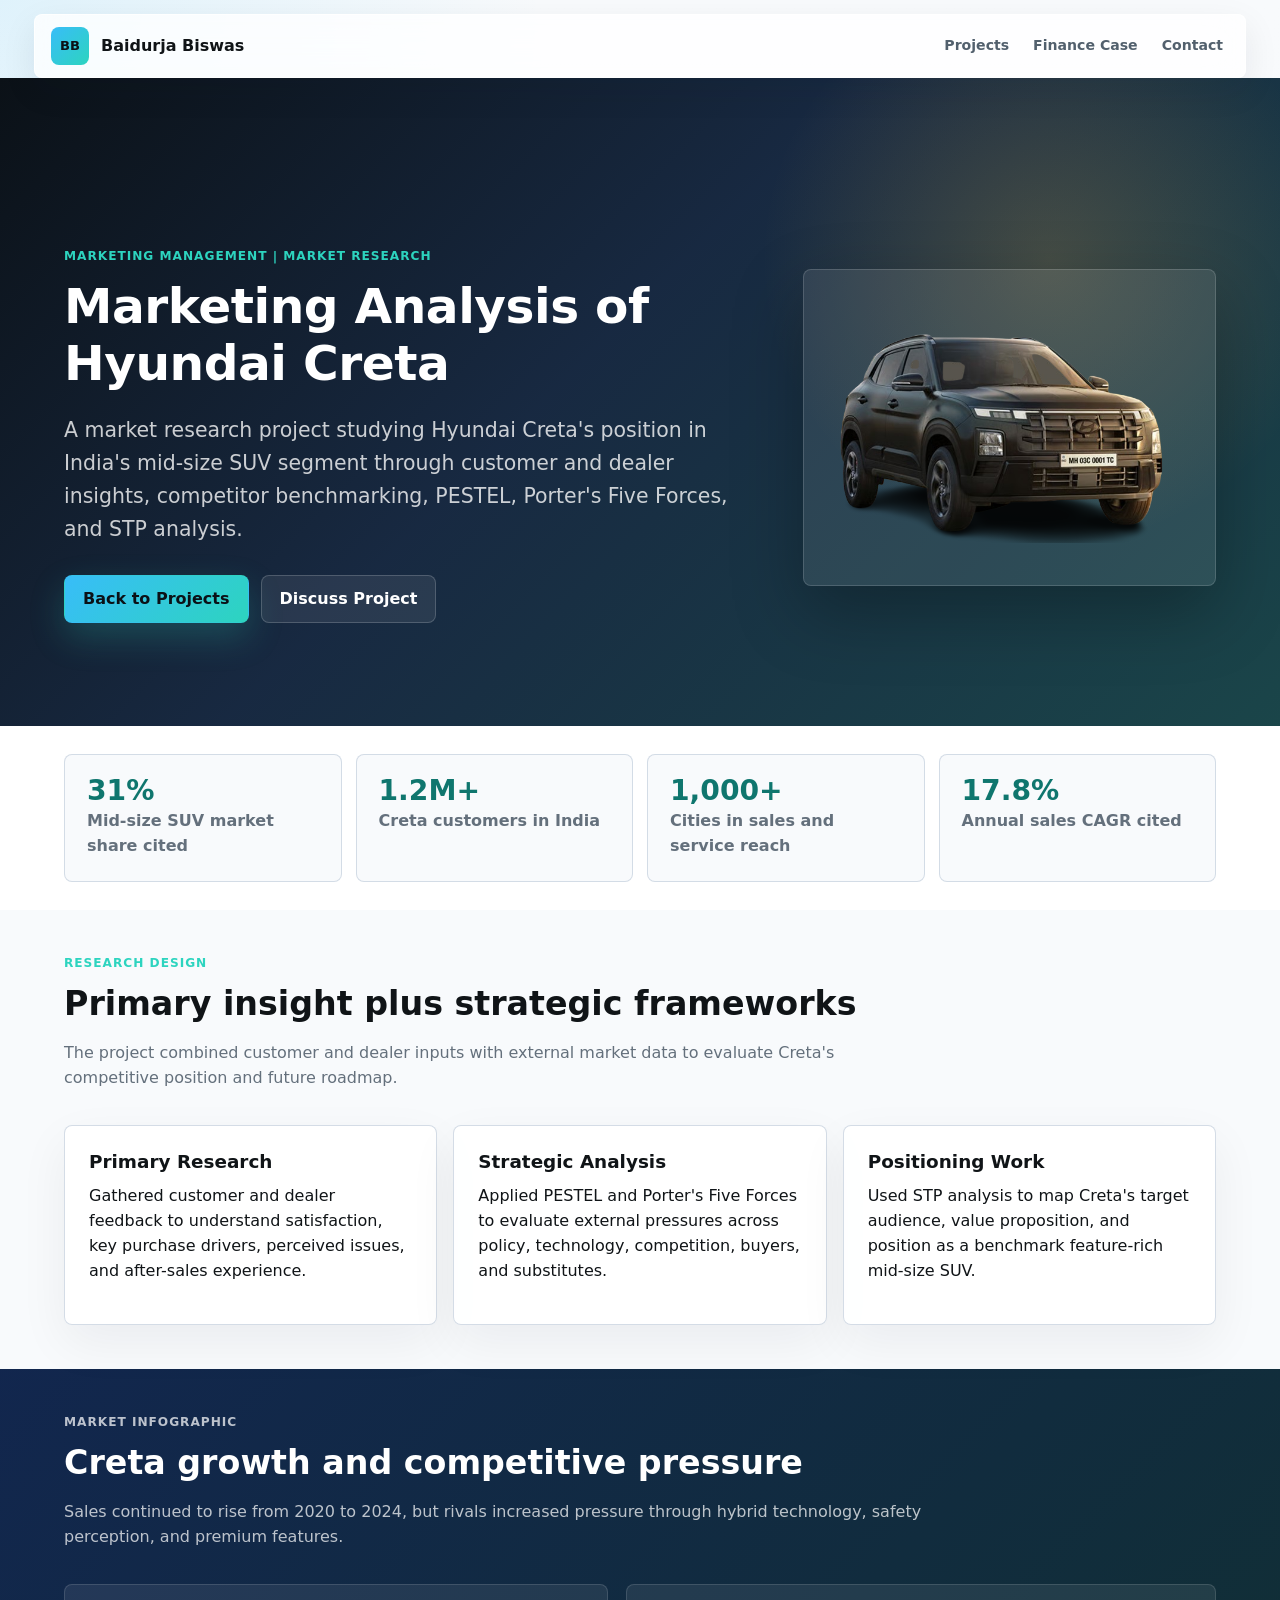
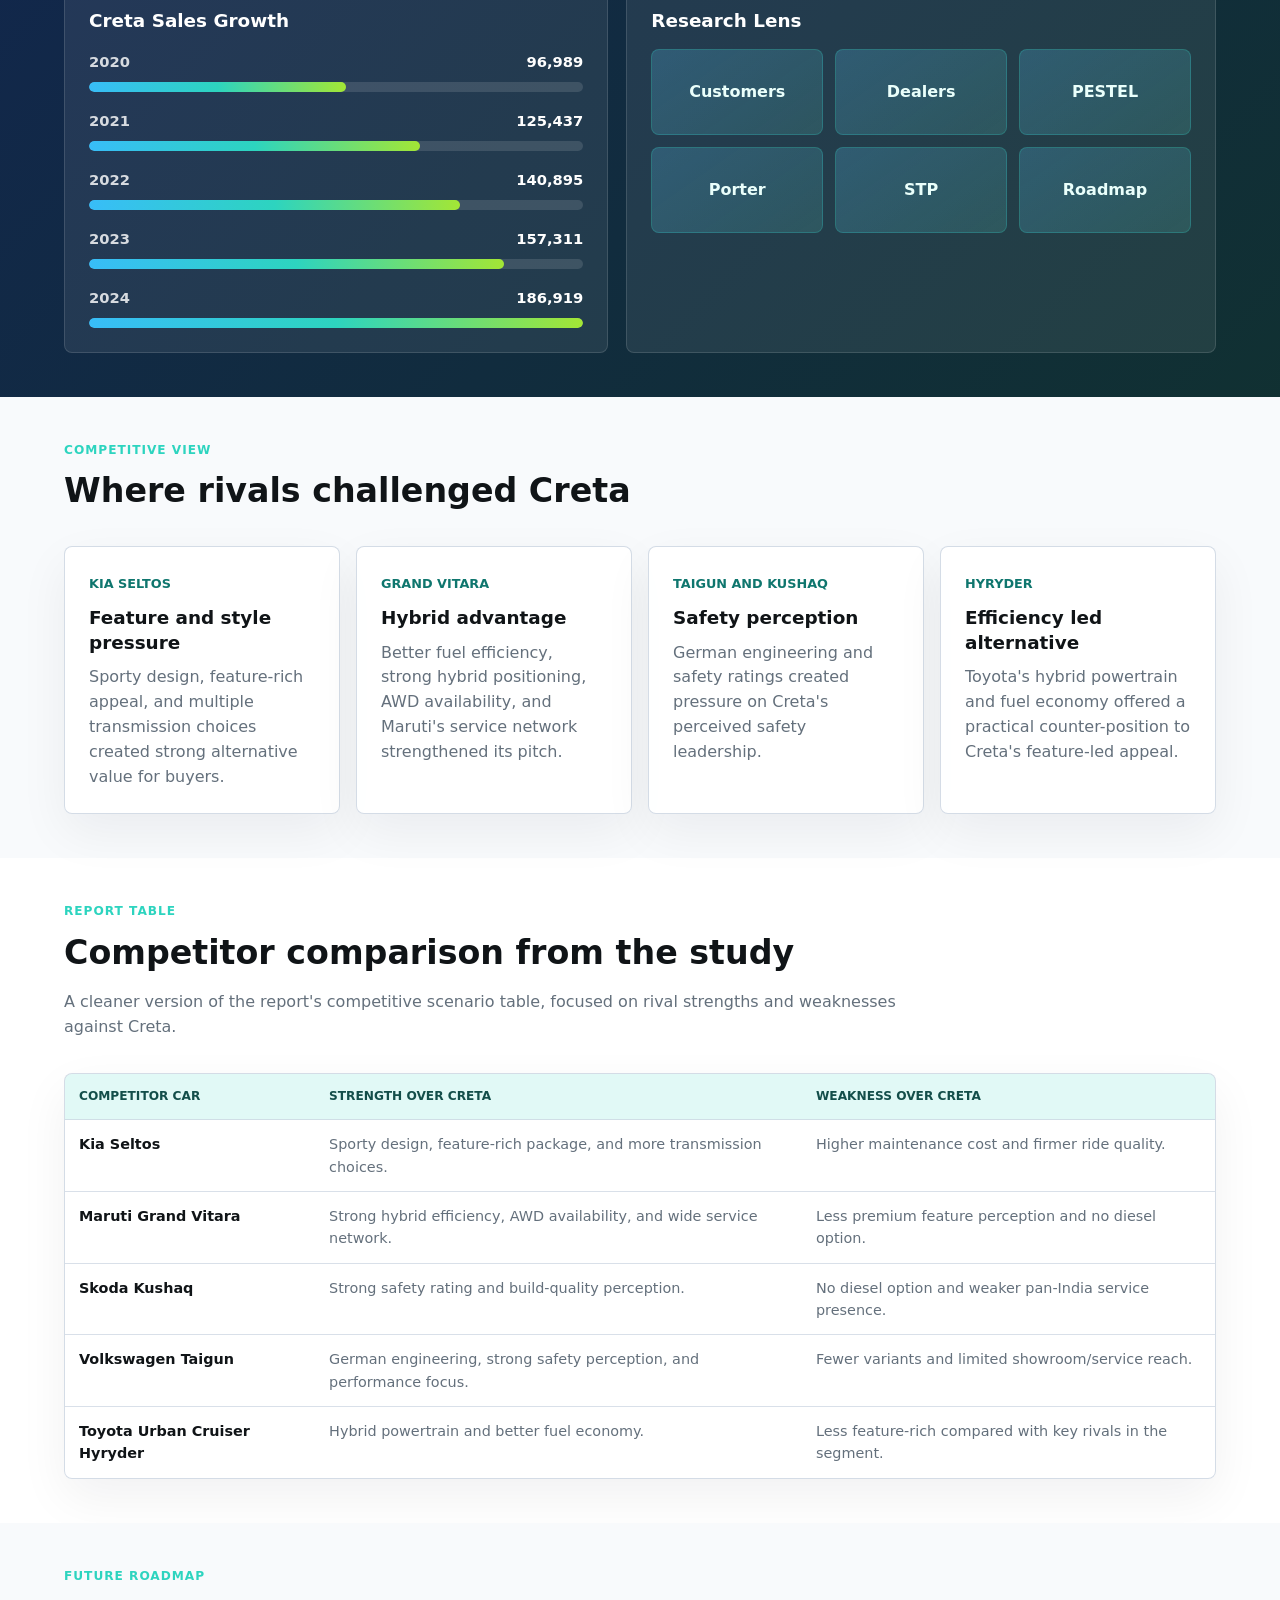
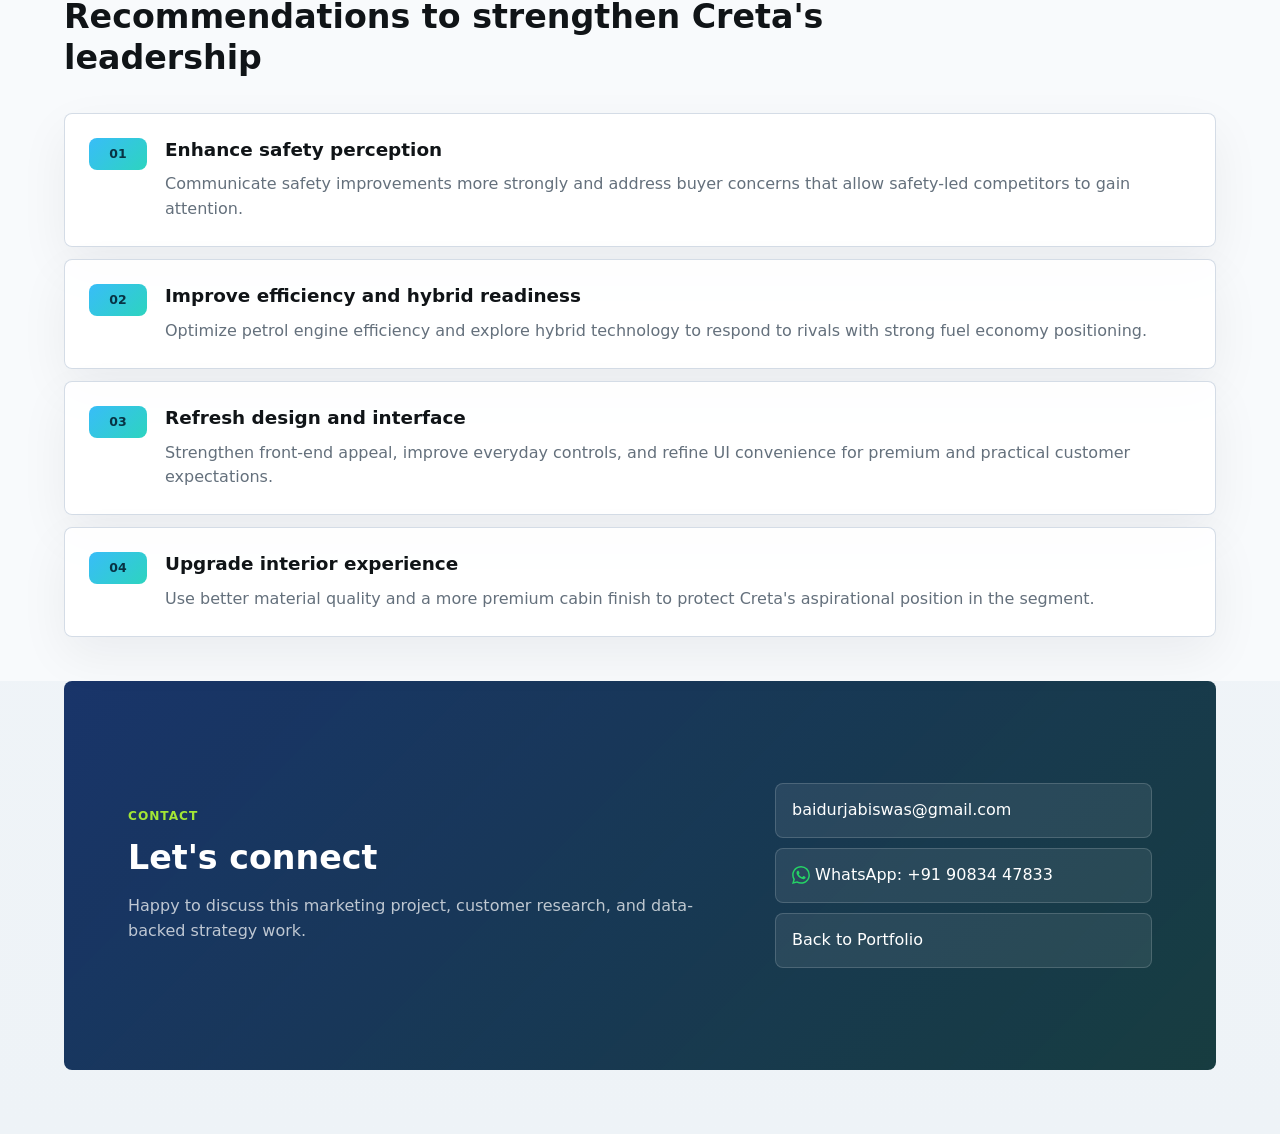
<file: hyundai-creta-project.html>
<!doctype html>
<html lang="en">
  <head>
    <meta charset="utf-8">
    <meta name="viewport" content="width=device-width, initial-scale=1">
    <title>Hyundai Creta Marketing Project | Baidurja Biswas</title>
    <meta name="description" content="Marketing management case study on Hyundai Creta market positioning, customer research, competitor analysis, PESTEL, Porter analysis, and STP.">
    <link rel="stylesheet" href="styles.css">
  </head>
  <body>
    <header class="site-header detail-header">
      <a class="brand" href="index.html#home" aria-label="Back to portfolio home">
        <span class="brand-mark">BB</span>
        <span>Baidurja Biswas</span>
      </a>
      <nav class="nav" aria-label="Project navigation">
        <a href="index.html#projects">Projects</a>
        <a href="cost-of-capital-project.html">Finance Case</a>
        <a href="index.html#contact">Contact</a>
      </nav>
    </header>

    <main>
      <section class="case-hero marketing-hero">
        <div>
          <p class="eyebrow">Marketing Management | Market Research</p>
          <h1>Marketing Analysis of Hyundai Creta</h1>
          <p class="lead">
            A market research project studying Hyundai Creta's position in India's mid-size SUV segment through customer and dealer insights,
            competitor benchmarking, PESTEL, Porter's Five Forces, and STP analysis.
          </p>
          <div class="hero-actions">
            <a class="button primary" href="index.html#projects">Back to Projects</a>
            <a class="button secondary" href="mailto:baidurjabiswas@gmail.com">Discuss Project</a>
          </div>
        </div>
        <figure class="hero-product-shot">
          <img src="assets/project-media/mm-01.png" alt="Hyundai Creta visual used in the marketing project">
        </figure>
      </section>

      <section class="case-overview">
        <div class="case-stat">
          <span>31%</span>
          <p>Mid-size SUV market share cited</p>
        </div>
        <div class="case-stat">
          <span>1.2M+</span>
          <p>Creta customers in India</p>
        </div>
        <div class="case-stat">
          <span>1,000+</span>
          <p>Cities in sales and service reach</p>
        </div>
        <div class="case-stat">
          <span>17.8%</span>
          <p>Annual sales CAGR cited</p>
        </div>
      </section>

      <section class="case-section">
        <div class="section-heading">
          <p class="eyebrow">Research Design</p>
          <h2>Primary insight plus strategic frameworks</h2>
          <p>The project combined customer and dealer inputs with external market data to evaluate Creta's competitive position and future roadmap.</p>
        </div>
        <div class="case-grid">
          <article>
            <h3>Primary Research</h3>
            <p>Gathered customer and dealer feedback to understand satisfaction, key purchase drivers, perceived issues, and after-sales experience.</p>
          </article>
          <article>
            <h3>Strategic Analysis</h3>
            <p>Applied PESTEL and Porter's Five Forces to evaluate external pressures across policy, technology, competition, buyers, and substitutes.</p>
          </article>
          <article>
            <h3>Positioning Work</h3>
            <p>Used STP analysis to map Creta's target audience, value proposition, and position as a benchmark feature-rich mid-size SUV.</p>
          </article>
        </div>
      </section>

      <section class="case-section dark-case">
        <div class="section-heading">
          <p class="eyebrow">Market Infographic</p>
          <h2>Creta growth and competitive pressure</h2>
          <p>Sales continued to rise from 2020 to 2024, but rivals increased pressure through hybrid technology, safety perception, and premium features.</p>
        </div>
        <div class="marketing-dashboard">
          <article class="metric-bars">
            <h3>Creta Sales Growth</h3>
            <div class="bar-row">
              <span>2020</span>
              <strong>96,989</strong>
            </div>
            <div class="bar-track"><span style="width: 52%"></span></div>
            <div class="bar-row">
              <span>2021</span>
              <strong>125,437</strong>
            </div>
            <div class="bar-track"><span style="width: 67%"></span></div>
            <div class="bar-row">
              <span>2022</span>
              <strong>140,895</strong>
            </div>
            <div class="bar-track"><span style="width: 75%"></span></div>
            <div class="bar-row">
              <span>2023</span>
              <strong>157,311</strong>
            </div>
            <div class="bar-track"><span style="width: 84%"></span></div>
            <div class="bar-row">
              <span>2024</span>
              <strong>186,919</strong>
            </div>
            <div class="bar-track"><span style="width: 100%"></span></div>
          </article>
          <article class="strategy-map">
            <h3>Research Lens</h3>
            <div class="strategy-node">Customers</div>
            <div class="strategy-node">Dealers</div>
            <div class="strategy-node">PESTEL</div>
            <div class="strategy-node">Porter</div>
            <div class="strategy-node">STP</div>
            <div class="strategy-node">Roadmap</div>
          </article>
        </div>
      </section>

      <section class="case-section">
        <div class="section-heading">
          <p class="eyebrow">Competitive View</p>
          <h2>Where rivals challenged Creta</h2>
        </div>
        <div class="competitor-grid">
          <article>
            <span>Kia Seltos</span>
            <h3>Feature and style pressure</h3>
            <p>Sporty design, feature-rich appeal, and multiple transmission choices created strong alternative value for buyers.</p>
          </article>
          <article>
            <span>Grand Vitara</span>
            <h3>Hybrid advantage</h3>
            <p>Better fuel efficiency, strong hybrid positioning, AWD availability, and Maruti's service network strengthened its pitch.</p>
          </article>
          <article>
            <span>Taigun and Kushaq</span>
            <h3>Safety perception</h3>
            <p>German engineering and safety ratings created pressure on Creta's perceived safety leadership.</p>
          </article>
          <article>
            <span>Hyryder</span>
            <h3>Efficiency led alternative</h3>
            <p>Toyota's hybrid powertrain and fuel economy offered a practical counter-position to Creta's feature-led appeal.</p>
          </article>
        </div>
      </section>

      <section class="case-section visual-section">
        <div class="section-heading">
          <p class="eyebrow">Report Table</p>
          <h2>Competitor comparison from the study</h2>
          <p>A cleaner version of the report's competitive scenario table, focused on rival strengths and weaknesses against Creta.</p>
        </div>
        <div class="data-table-wrap light-table-wrap">
          <table class="project-data-table light-data-table">
            <thead>
              <tr>
                <th>Competitor Car</th>
                <th>Strength over Creta</th>
                <th>Weakness over Creta</th>
              </tr>
            </thead>
            <tbody>
              <tr>
                <td>Kia Seltos</td>
                <td>Sporty design, feature-rich package, and more transmission choices.</td>
                <td>Higher maintenance cost and firmer ride quality.</td>
              </tr>
              <tr>
                <td>Maruti Grand Vitara</td>
                <td>Strong hybrid efficiency, AWD availability, and wide service network.</td>
                <td>Less premium feature perception and no diesel option.</td>
              </tr>
              <tr>
                <td>Skoda Kushaq</td>
                <td>Strong safety rating and build-quality perception.</td>
                <td>No diesel option and weaker pan-India service presence.</td>
              </tr>
              <tr>
                <td>Volkswagen Taigun</td>
                <td>German engineering, strong safety perception, and performance focus.</td>
                <td>Fewer variants and limited showroom/service reach.</td>
              </tr>
              <tr>
                <td>Toyota Urban Cruiser Hyryder</td>
                <td>Hybrid powertrain and better fuel economy.</td>
                <td>Less feature-rich compared with key rivals in the segment.</td>
              </tr>
            </tbody>
          </table>
        </div>
      </section>

      <section class="case-section">
        <div class="section-heading">
          <p class="eyebrow">Future Roadmap</p>
          <h2>Recommendations to strengthen Creta's leadership</h2>
        </div>
        <div class="recommendation-list">
          <article>
            <span>01</span>
            <div>
              <h3>Enhance safety perception</h3>
              <p>Communicate safety improvements more strongly and address buyer concerns that allow safety-led competitors to gain attention.</p>
            </div>
          </article>
          <article>
            <span>02</span>
            <div>
              <h3>Improve efficiency and hybrid readiness</h3>
              <p>Optimize petrol engine efficiency and explore hybrid technology to respond to rivals with strong fuel economy positioning.</p>
            </div>
          </article>
          <article>
            <span>03</span>
            <div>
              <h3>Refresh design and interface</h3>
              <p>Strengthen front-end appeal, improve everyday controls, and refine UI convenience for premium and practical customer expectations.</p>
            </div>
          </article>
          <article>
            <span>04</span>
            <div>
              <h3>Upgrade interior experience</h3>
              <p>Use better material quality and a more premium cabin finish to protect Creta's aspirational position in the segment.</p>
            </div>
          </article>
        </div>
      </section>

      <section class="contact-section case-contact">
        <div>
          <p class="eyebrow">Contact</p>
          <h2>Let's connect</h2>
          <p>Happy to discuss this marketing project, customer research, and data-backed strategy work.</p>
        </div>
        <div class="contact-actions">
          <a href="mailto:baidurjabiswas@gmail.com">baidurjabiswas@gmail.com</a>
          <a href="https://wa.me/919083447833" target="_blank" rel="noreferrer" class="whatsapp-link">
            <svg width="18" height="18" viewBox="0 0 24 24" fill="currentColor">
              <path d="M17.472 14.382c-.297-.149-1.758-.867-2.03-.967-.273-.099-.471-.148-.67.15-.197.297-.767.966-.94 1.164-.173.199-.347.223-.644.075-.297-.15-1.255-.463-2.39-1.475-.883-.788-1.48-1.761-1.653-2.059-.173-.297-.018-.458.13-.606.134-.133.298-.347.446-.52.149-.174.198-.298.298-.497.099-.198.05-.371-.025-.52-.075-.149-.669-1.612-.916-2.207-.242-.579-.487-.5-.669-.51-.173-.008-.371-.01-.57-.01-.198 0-.52.074-.792.372-.272.297-1.04 1.016-1.04 2.479 0 1.462 1.065 2.875 1.213 3.074.149.198 2.096 3.2 5.077 4.487.709.306 1.262.489 1.694.625.712.227 1.36.195 1.871.118.571-.085 1.758-.719 2.006-1.413.248-.694.248-1.289.173-1.413-.074-.124-.272-.198-.57-.347m-5.421 7.403h-.004a9.87 9.87 0 01-5.031-1.378l-.361-.214-3.741.982.998-3.648-.235-.374a9.86 9.86 0 01-1.51-5.26c.001-5.45 4.436-9.884 9.888-9.884 2.64 0 5.122 1.03 6.988 2.898a9.825 9.825 0 012.893 6.994c-.003 5.45-4.437 9.884-9.885 9.884m8.413-18.297A11.815 11.815 0 0012.05 0C5.495 0 .16 5.335.157 11.892c0 2.096.547 4.142 1.588 5.945L.057 24l6.305-1.654a11.882 11.882 0 005.683 1.448h.005c6.554 0 11.89-5.335 11.893-11.893a11.821 11.821 0 00-3.48-8.413z"/>
            </svg>
            WhatsApp: +91 90834 47833
          </a>
          <a href="index.html#projects">Back to Portfolio</a>
        </div>
      </section>
    </main>
  </body>
</html>
</file>
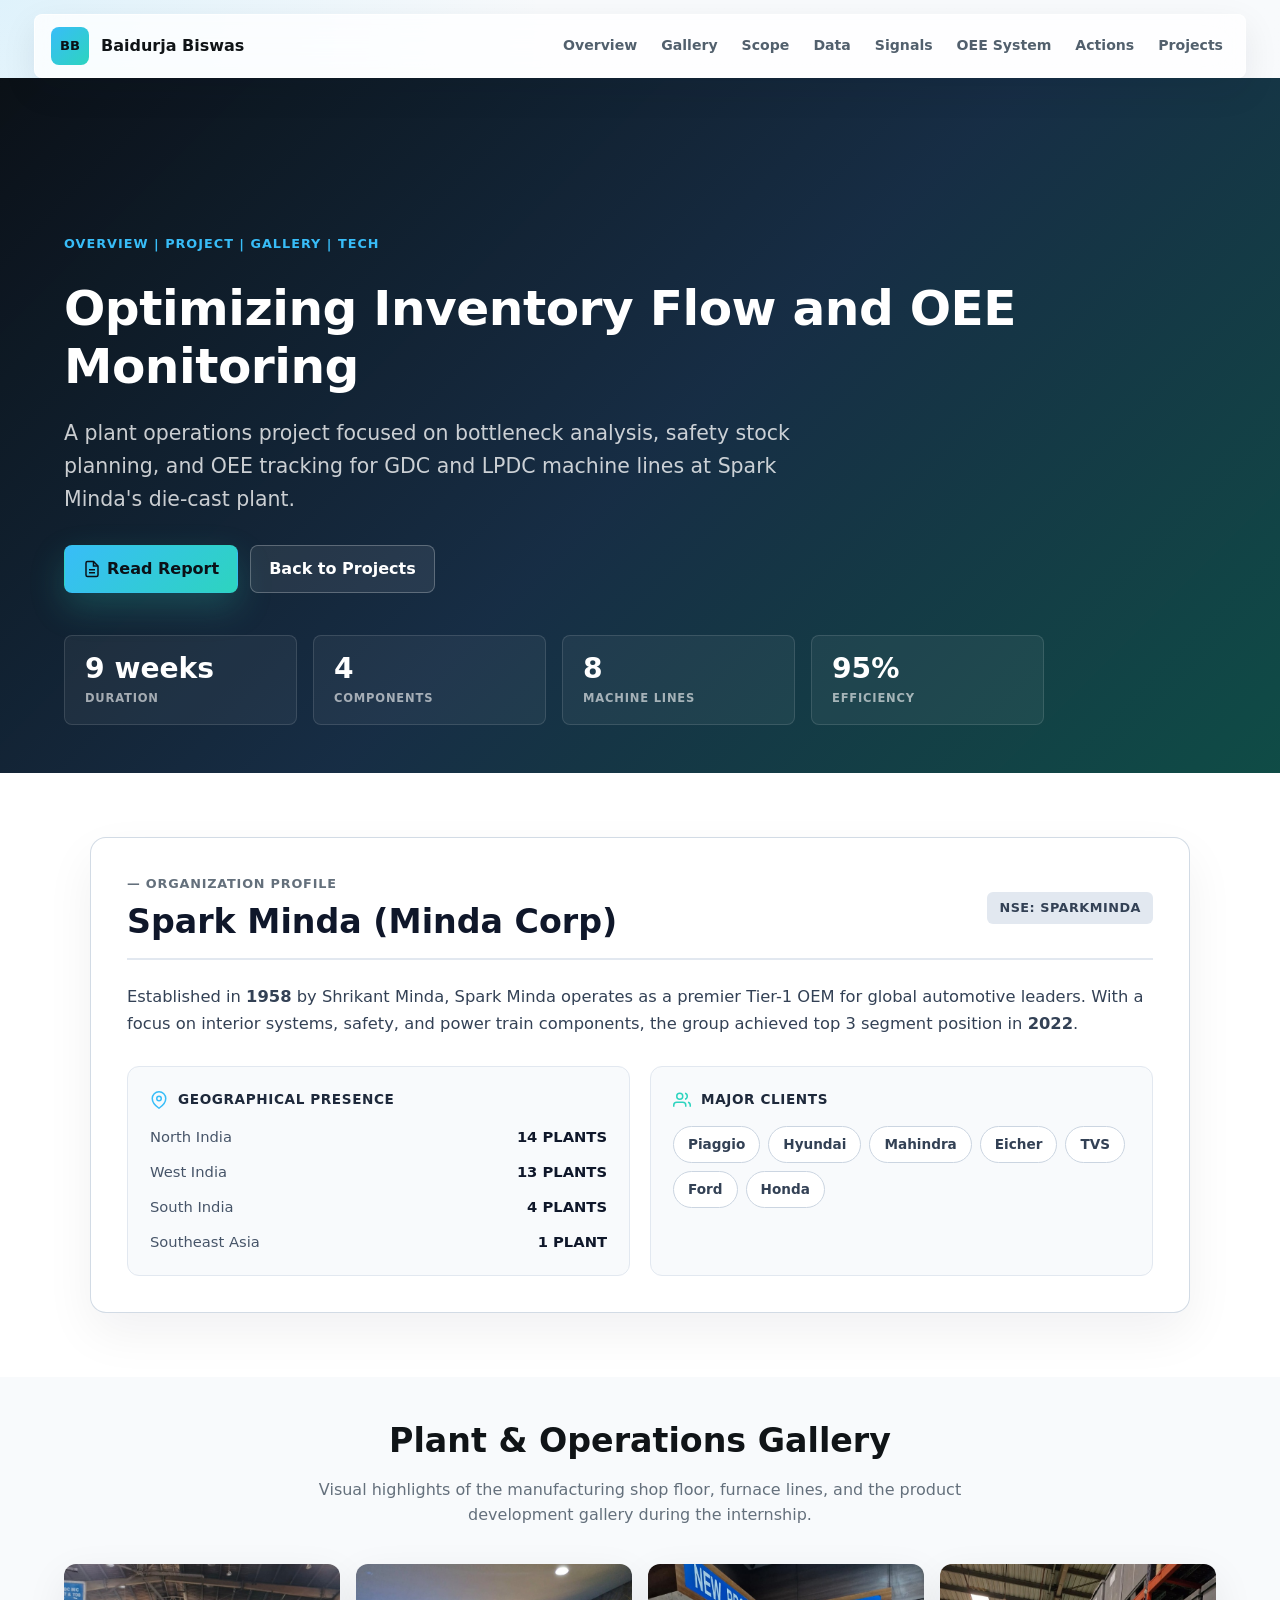
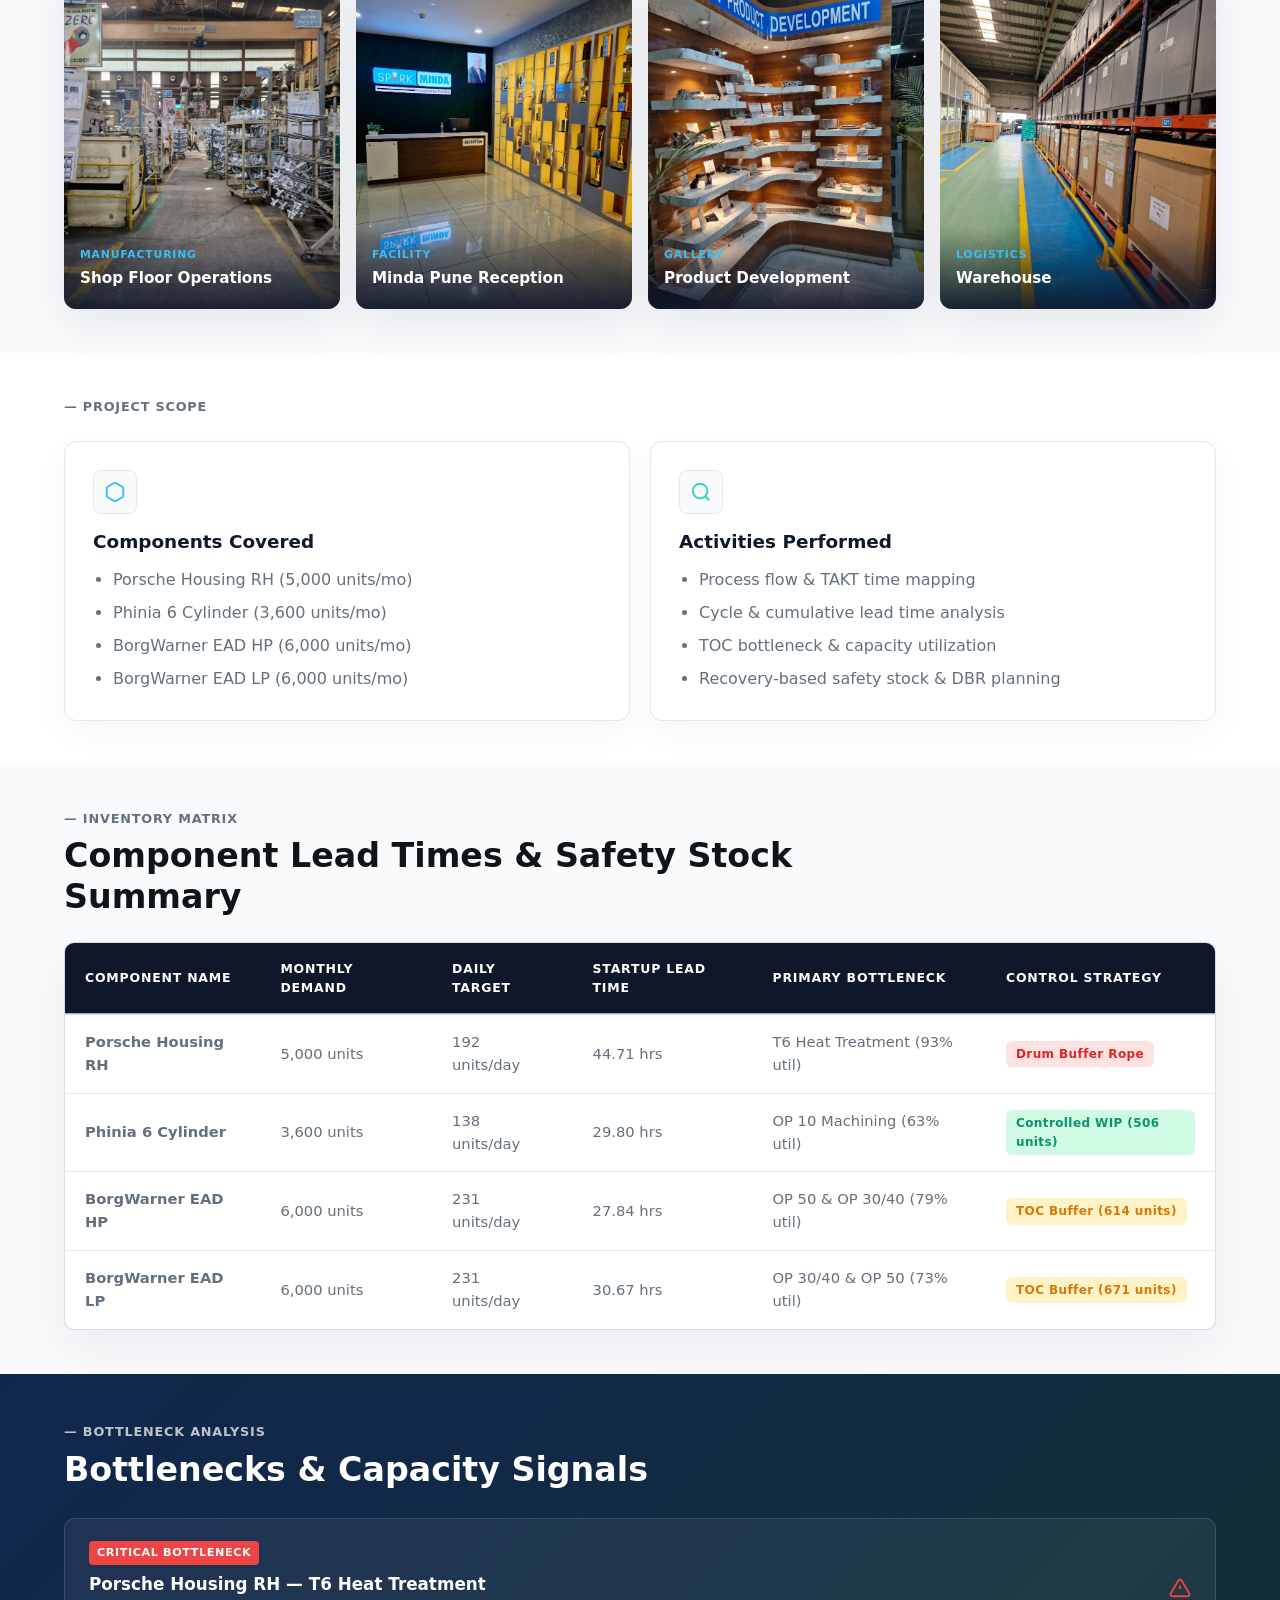
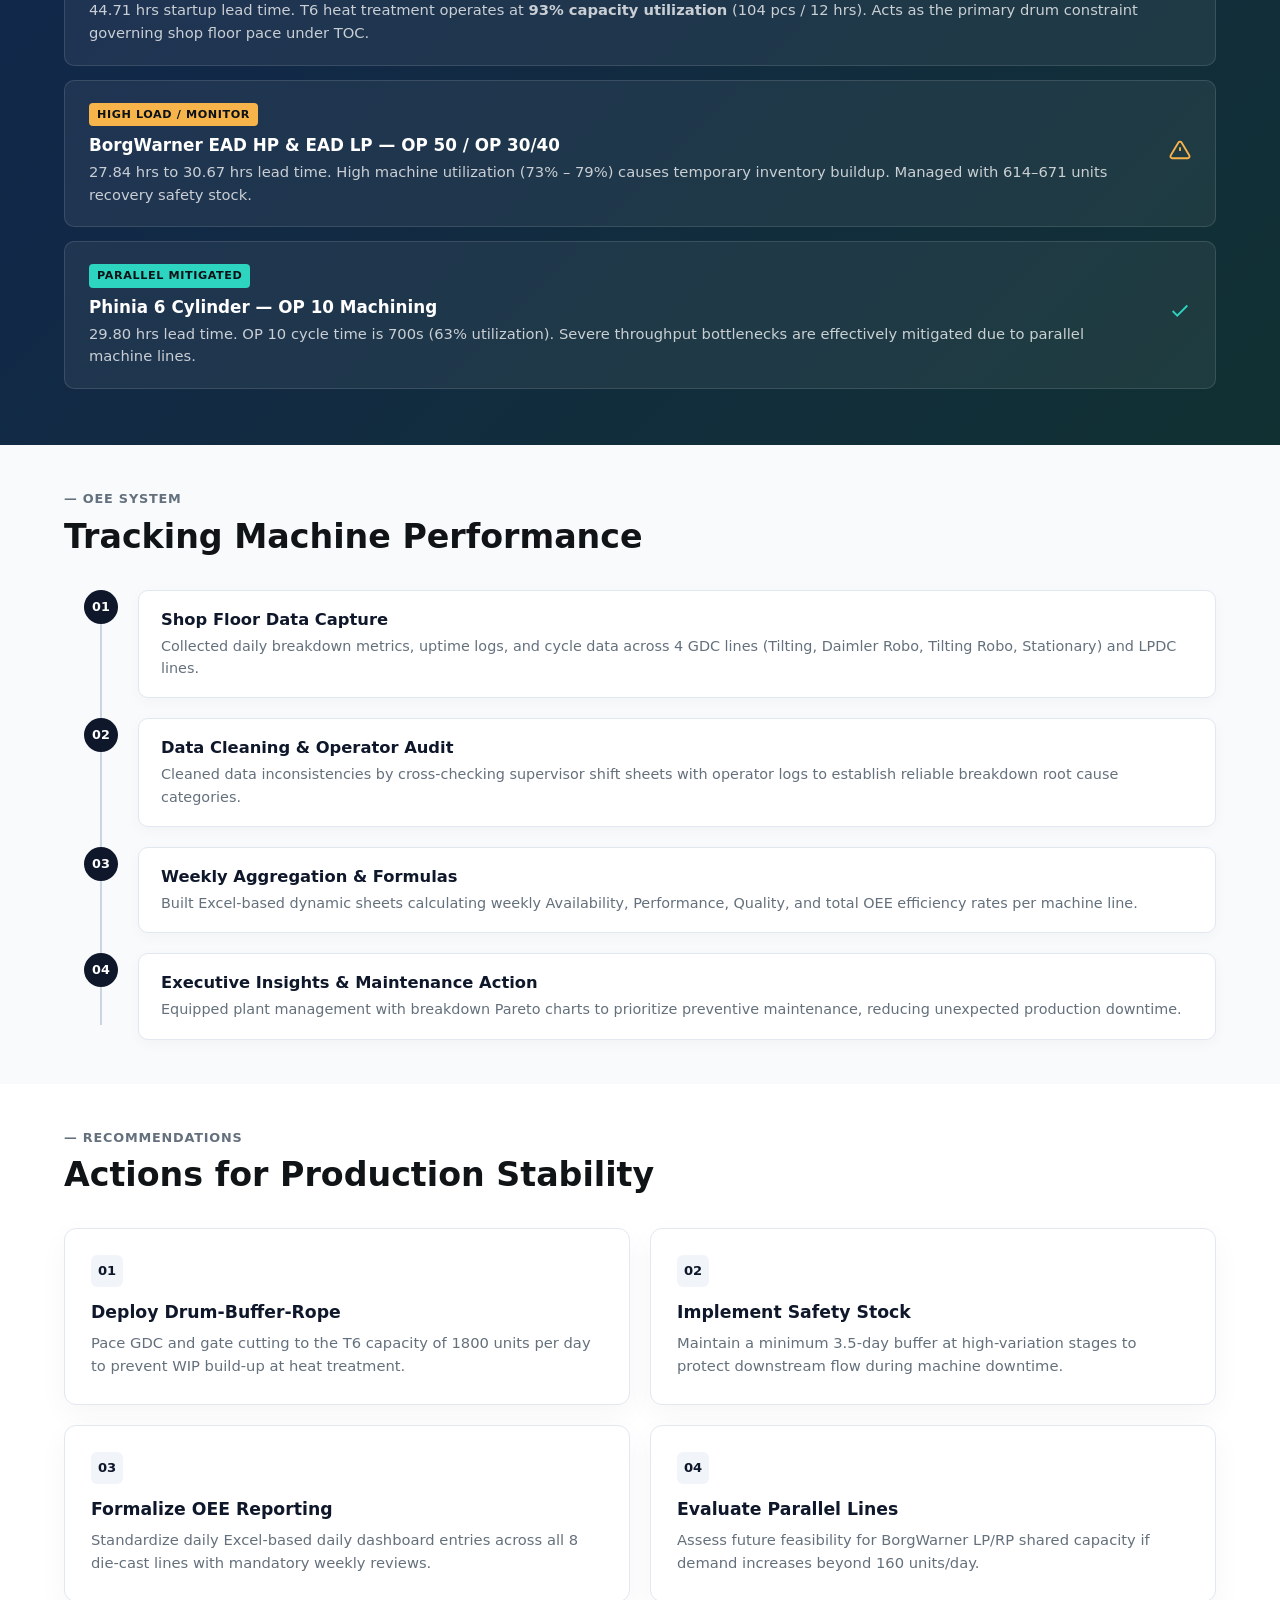
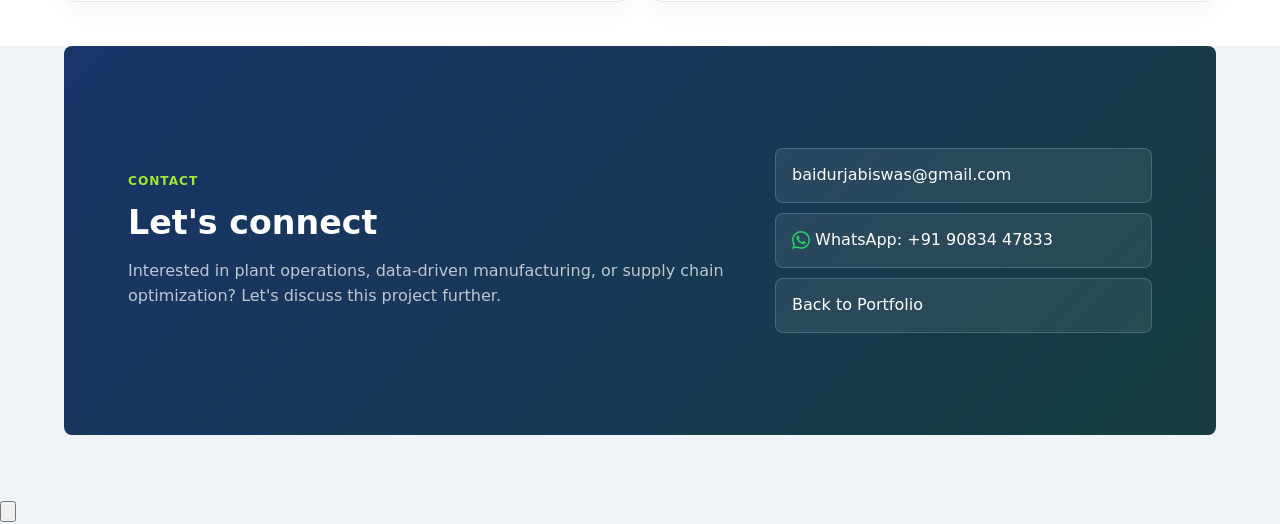
<file: spark-minda-project.html>
<!doctype html>
<html lang="en">
  <head>
    <meta charset="utf-8">
    <meta name="viewport" content="width=device-width, initial-scale=1">
    <title>Spark Minda Project | Baidurja Biswas</title>
    <meta name="description" content="Project case study on optimizing inventory flow and OEE monitoring at Spark Minda Die Cast Plant, Pune.">
    <link rel="stylesheet" href="styles.css">
  </head>
  <body>
    <header class="site-header detail-header">
      <a class="brand" href="index.html#home" aria-label="Back to portfolio home">
        <span class="brand-mark">BB</span>
        <span>Baidurja Biswas</span>
      </a>
      <nav class="nav" aria-label="Project navigation">
        <a href="#company">Overview</a>
        <a href="#gallery">Gallery</a>
        <a href="#scope">Scope</a>
        <a href="#inventory">Data</a>
        <a href="#bottlenecks">Signals</a>
        <a href="#oee">OEE System</a>
        <a href="#recommendations">Actions</a>
        <a href="index.html#projects">Projects</a>
      </nav>
    </header>

    <main>
      <!-- Hero Section with Integrated Dark Stats Row matching Stitch design -->
      <section class="case-hero stitch-hero">
        <div class="hero-content">
          <p class="eyebrow-text">OVERVIEW | PROJECT | GALLERY | TECH</p>
          <h1>Optimizing Inventory Flow and OEE Monitoring</h1>
          <p class="lead">
            A plant operations project focused on bottleneck analysis, safety stock planning, and OEE tracking for GDC and LPDC machine lines at Spark Minda's die-cast plant.
          </p>
          <div class="hero-actions">
            <a class="button primary" href="assets/Final_Report_P2511020.pdf" target="_blank" rel="noreferrer">
              <svg width="18" height="18" viewBox="0 0 24 24" fill="none" stroke="currentColor" stroke-width="2" style="vertical-align: text-bottom; margin-right: 6px;">
                <path d="M14 2H6a2 2 0 0 0-2 2v16a2 2 0 0 0 2 2h12a2 2 0 0 0 2-2V8z"></path>
                <polyline points="14 2 14 8 20 8"></polyline>
                <line x1="16" y1="13" x2="8" y2="13"></line>
                <line x1="16" y1="17" x2="8" y2="17"></line>
              </svg>
              Read Report
            </a>
            <a class="button secondary hero-secondary-btn" href="index.html#projects">Back to Projects</a>
          </div>

          <!-- Hero Dark Stats Grid -->
          <div class="hero-stats-row">
            <div class="hero-stat-card">
              <span class="stat-number">9 weeks</span>
              <span class="stat-label">DURATION</span>
            </div>
            <div class="hero-stat-card">
              <span class="stat-number">4</span>
              <span class="stat-label">COMPONENTS</span>
            </div>
            <div class="hero-stat-card">
              <span class="stat-number">8</span>
              <span class="stat-label">MACHINE LINES</span>
            </div>
            <div class="hero-stat-card">
              <span class="stat-number">95%</span>
              <span class="stat-label">EFFICIENCY</span>
            </div>
          </div>
        </div>
      </section>

      <!-- Section 1: Organization Profile matching Stitch design -->
      <section class="case-section company-section" id="company">
        <div class="company-slide-card">
          <div class="company-slide-header">
            <div class="company-title-area">
              <p class="section-dash-eyebrow">— ORGANIZATION PROFILE</p>
              <h2 class="company-title">Spark Minda (Minda Corp)</h2>
            </div>
            <span class="company-ticker-badge">NSE: SPARKMINDA</span>
          </div>

          <p class="company-profile-text">
            Established in <strong>1958</strong> by Shrikant Minda, Spark Minda operates as a premier Tier-1 OEM for global automotive leaders. With a focus on interior systems, safety, and power train components, the group achieved top 3 segment position in <strong>2022</strong>.
          </p>

          <div class="company-two-cols">
            <!-- Card 1: Geographical Presence -->
            <div class="subcard-col geo-subcard">
              <div class="subcard-title">
                <svg width="18" height="18" viewBox="0 0 24 24" fill="none" stroke="currentColor" stroke-width="2" style="color: var(--cyan);">
                  <path d="M21 10c0 7-9 13-9 13s-9-6-9-13a9 9 0 0 1 18 0z"></path>
                  <circle cx="12" cy="10" r="3"></circle>
                </svg>
                <span>GEOGRAPHICAL PRESENCE</span>
              </div>
              <ul class="subcard-list">
                <li><span>North India</span> <strong>14 PLANTS</strong></li>
                <li><span>West India</span> <strong>13 PLANTS</strong></li>
                <li><span>South India</span> <strong>4 PLANTS</strong></li>
                <li><span>Southeast Asia</span> <strong>1 PLANT</strong></li>
              </ul>
            </div>

            <!-- Card 2: Major Clients -->
            <div class="subcard-col clients-subcard">
              <div class="subcard-title">
                <svg width="18" height="18" viewBox="0 0 24 24" fill="none" stroke="currentColor" stroke-width="2" style="color: var(--mint);">
                  <path d="M17 21v-2a4 4 0 0 0-4-4H5a4 4 0 0 0-4 4v2"></path>
                  <circle cx="9" cy="7" r="4"></circle>
                  <path d="M23 21v-2a4 4 0 0 0-3-3.87"></path>
                  <path d="M16 3.13a4 4 0 0 1 0 7.75"></path>
                </svg>
                <span>MAJOR CLIENTS</span>
              </div>
              <div class="client-pills-wrap">
                <span class="client-pill">Piaggio</span>
                <span class="client-pill">Hyundai</span>
                <span class="client-pill">Mahindra</span>
                <span class="client-pill">Eicher</span>
                <span class="client-pill">TVS</span>
                <span class="client-pill">Ford</span>
                <span class="client-pill">Honda</span>
              </div>
            </div>
          </div>
        </div>
      </section>

      <!-- Section 2: Plant & Operations Gallery matching Stitch design -->
      <section class="case-section gallery-section" id="gallery">
        <div class="section-heading centered-heading">
          <h2>Plant & Operations Gallery</h2>
          <p>Visual highlights of the manufacturing shop floor, furnace lines, and the product development gallery during the internship.</p>
        </div>

        <div class="gallery-cards-grid">
          <div class="gallery-photo-card">
            <img src="assets/spark-minda/spark-minda-plant-floor.jpg" alt="Shop Floor Operations">
            <div class="photo-card-overlay">
              <span class="photo-tag">MANUFACTURING</span>
              <h3>Shop Floor Operations</h3>
            </div>
          </div>
          <div class="gallery-photo-card">
            <img src="assets/spark-minda/spark-minda-reception.jpg" alt="Minda Pune Reception">
            <div class="photo-card-overlay">
              <span class="photo-tag">FACILITY</span>
              <h3>Minda Pune Reception</h3>
            </div>
          </div>
          <div class="gallery-photo-card">
            <img src="assets/spark-minda/spark-minda-product-development.jpg" alt="Product Development">
            <div class="photo-card-overlay">
              <span class="photo-tag">GALLERY</span>
              <h3>Product Development</h3>
            </div>
          </div>
          <div class="gallery-photo-card">
            <img src="assets/spark-minda/spark-minda-warehouse.jpg" alt="Warehouse">
            <div class="photo-card-overlay">
              <span class="photo-tag">LOGISTICS</span>
              <h3>Warehouse</h3>
            </div>
          </div>
        </div>
      </section>

      <!-- Section 3: Project Scope matching Stitch design (2 side-by-side cards) -->
      <section class="case-section" id="scope">
        <div class="section-heading">
          <p class="section-dash-eyebrow">— PROJECT SCOPE</p>
        </div>
        <div class="scope-two-grid">
          <!-- Card 1: Components Covered -->
          <article class="scope-card">
            <div class="scope-icon-box">
              <svg width="22" height="22" viewBox="0 0 24 24" fill="none" stroke="currentColor" stroke-width="2" style="color: var(--cyan);">
                <path d="M21 16V8a2 2 0 0 0-1-1.73l-7-4a2 2 0 0 0-2 0l-7 4A2 2 0 0 0 3 8v8a2 2 0 0 0 1 1.73l7 4a2 2 0 0 0 2 0l7-4A2 2 0 0 0 21 16z"></path>
              </svg>
            </div>
            <h3>Components Covered</h3>
            <ul class="scope-bullets">
              <li>Porsche Housing RH (5,000 units/mo)</li>
              <li>Phinia 6 Cylinder (3,600 units/mo)</li>
              <li>BorgWarner EAD HP (6,000 units/mo)</li>
              <li>BorgWarner EAD LP (6,000 units/mo)</li>
            </ul>
          </article>

          <!-- Card 2: Activities Performed -->
          <article class="scope-card">
            <div class="scope-icon-box">
              <svg width="22" height="22" viewBox="0 0 24 24" fill="none" stroke="currentColor" stroke-width="2" style="color: var(--mint);">
                <circle cx="11" cy="11" r="8"></circle>
                <line x1="21" y1="21" x2="16.65" y2="16.65"></line>
              </svg>
            </div>
            <h3>Activities Performed</h3>
            <ul class="scope-bullets">
              <li>Process flow & TAKT time mapping</li>
              <li>Cycle & cumulative lead time analysis</li>
              <li>TOC bottleneck & capacity utilization</li>
              <li>Recovery-based safety stock & DBR planning</li>
            </ul>
          </article>
        </div>
      </section>

      <!-- Section 4: Data Table - Component Lead Times & Safety Stock matching Stitch design -->
      <section class="case-section" id="inventory">
        <div class="section-heading">
          <p class="section-dash-eyebrow">— INVENTORY MATRIX</p>
          <h2>Component Lead Times & Safety Stock Summary</h2>
        </div>

        <div class="case-table-wrapper stitch-table-wrap">
          <table class="case-table stitch-table">
            <thead>
              <tr>
                <th>COMPONENT NAME</th>
                <th>MONTHLY DEMAND</th>
                <th>DAILY TARGET</th>
                <th>STARTUP LEAD TIME</th>
                <th>PRIMARY BOTTLENECK</th>
                <th>CONTROL STRATEGY</th>
              </tr>
            </thead>
            <tbody>
              <tr>
                <td><strong>Porsche Housing RH</strong></td>
                <td>5,000 units</td>
                <td>192 units/day</td>
                <td>44.71 hrs</td>
                <td>T6 Heat Treatment (93% util)</td>
                <td><span class="table-badge critical">Drum Buffer Rope</span></td>
              </tr>
              <tr>
                <td><strong>Phinia 6 Cylinder</strong></td>
                <td>3,600 units</td>
                <td>138 units/day</td>
                <td>29.80 hrs</td>
                <td>OP 10 Machining (63% util)</td>
                <td><span class="table-badge stable">Controlled WIP (506 units)</span></td>
              </tr>
              <tr>
                <td><strong>BorgWarner EAD HP</strong></td>
                <td>6,000 units</td>
                <td>231 units/day</td>
                <td>27.84 hrs</td>
                <td>OP 50 & OP 30/40 (79% util)</td>
                <td><span class="table-badge monitor">TOC Buffer (614 units)</span></td>
              </tr>
              <tr>
                <td><strong>BorgWarner EAD LP</strong></td>
                <td>6,000 units</td>
                <td>231 units/day</td>
                <td>30.67 hrs</td>
                <td>OP 30/40 & OP 50 (73% util)</td>
                <td><span class="table-badge monitor">TOC Buffer (671 units)</span></td>
              </tr>
            </tbody>
          </table>
        </div>
      </section>

      <!-- Section 5: Bottlenecks & Inventory Signals matching Stitch dark design -->
      <section class="case-section dark-case stitch-dark-section" id="bottlenecks">
        <div class="section-heading">
          <p class="section-dash-eyebrow">— BOTTLENECK ANALYSIS</p>
          <h2>Bottlenecks & Capacity Signals</h2>
        </div>

        <div class="stitch-signal-list">
          <!-- Signal 1: Critical -->
          <article class="stitch-signal-row critical">
            <div class="signal-row-left">
              <span class="signal-badge-pill critical">CRITICAL BOTTLENECK</span>
              <h3>Porsche Housing RH — T6 Heat Treatment</h3>
              <p>44.71 hrs startup lead time. T6 heat treatment operates at <strong>93% capacity utilization</strong> (104 pcs / 12 hrs). Acts as the primary drum constraint governing shop floor pace under TOC.</p>
            </div>
            <div class="signal-row-icon">
              <svg width="22" height="22" viewBox="0 0 24 24" fill="none" stroke="#ef4444" stroke-width="2">
                <path d="M10.29 3.86L1.82 18a2 2 0 0 0 1.71 3h16.94a2 2 0 0 0 1.71-3L13.71 3.86a2 2 0 0 0-3.42 0z"></path>
                <line x1="12" y1="9" x2="12" y2="13"></line>
                <line x1="12" y1="17" x2="12.01" y2="17"></line>
              </svg>
            </div>
          </article>

          <!-- Signal 2: Monitor -->
          <article class="stitch-signal-row monitor">
            <div class="signal-row-left">
              <span class="signal-badge-pill monitor">HIGH LOAD / MONITOR</span>
              <h3>BorgWarner EAD HP & EAD LP — OP 50 / OP 30/40</h3>
              <p>27.84 hrs to 30.67 hrs lead time. High machine utilization (73% – 79%) causes temporary inventory buildup. Managed with 614–671 units recovery safety stock.</p>
            </div>
            <div class="signal-row-icon">
              <svg width="22" height="22" viewBox="0 0 24 24" fill="none" stroke="#f6b44b" stroke-width="2">
                <path d="M10.29 3.86L1.82 18a2 2 0 0 0 1.71 3h16.94a2 2 0 0 0 1.71-3L13.71 3.86a2 2 0 0 0-3.42 0z"></path>
                <line x1="12" y1="9" x2="12" y2="13"></line>
                <line x1="12" y1="17" x2="12.01" y2="17"></line>
              </svg>
            </div>
          </article>

          <!-- Signal 3: Stable -->
          <article class="stitch-signal-row stable">
            <div class="signal-row-left">
              <span class="signal-badge-pill stable">PARALLEL MITIGATED</span>
              <h3>Phinia 6 Cylinder — OP 10 Machining</h3>
              <p>29.80 hrs lead time. OP 10 cycle time is 700s (63% utilization). Severe throughput bottlenecks are effectively mitigated due to parallel machine lines.</p>
            </div>
            <div class="signal-row-icon">
              <svg width="22" height="22" viewBox="0 0 24 24" fill="none" stroke="#2dd4bf" stroke-width="2">
                <polyline points="20 6 9 17 4 12"></polyline>
              </svg>
            </div>
          </article>
        </div>
      </section>

      <!-- Section 6: Tracking Machine Performance matching Stitch step timeline design -->
      <section class="case-section" id="oee">
        <div class="section-heading">
          <p class="section-dash-eyebrow">— OEE SYSTEM</p>
          <h2>Tracking Machine Performance</h2>
        </div>

        <div class="stitch-timeline-steps">
          <article class="stitch-step-item">
            <div class="step-badge-node">01</div>
            <div class="step-body">
              <h3>Shop Floor Data Capture</h3>
              <p>Collected daily breakdown metrics, uptime logs, and cycle data across 4 GDC lines (Tilting, Daimler Robo, Tilting Robo, Stationary) and LPDC lines.</p>
            </div>
          </article>

          <article class="stitch-step-item">
            <div class="step-badge-node">02</div>
            <div class="step-body">
              <h3>Data Cleaning & Operator Audit</h3>
              <p>Cleaned data inconsistencies by cross-checking supervisor shift sheets with operator logs to establish reliable breakdown root cause categories.</p>
            </div>
          </article>

          <article class="stitch-step-item">
            <div class="step-badge-node">03</div>
            <div class="step-body">
              <h3>Weekly Aggregation & Formulas</h3>
              <p>Built Excel-based dynamic sheets calculating weekly Availability, Performance, Quality, and total OEE efficiency rates per machine line.</p>
            </div>
          </article>

          <article class="stitch-step-item">
            <div class="step-badge-node">04</div>
            <div class="step-body">
              <h3>Executive Insights & Maintenance Action</h3>
              <p>Equipped plant management with breakdown Pareto charts to prioritize preventive maintenance, reducing unexpected production downtime.</p>
            </div>
          </article>
        </div>
      </section>

      <!-- Section 7: Actions for Production Stability matching Stitch grid design -->
      <section class="case-section" id="recommendations">
        <div class="section-heading">
          <p class="section-dash-eyebrow">— RECOMMENDATIONS</p>
          <h2>Actions for Production Stability</h2>
        </div>

        <div class="stitch-recommendations-grid">
          <article class="rec-card">
            <span class="rec-num-badge">01</span>
            <h3>Deploy Drum-Buffer-Rope</h3>
            <p>Pace GDC and gate cutting to the T6 capacity of 1800 units per day to prevent WIP build-up at heat treatment.</p>
          </article>

          <article class="rec-card">
            <span class="rec-num-badge">02</span>
            <h3>Implement Safety Stock</h3>
            <p>Maintain a minimum 3.5-day buffer at high-variation stages to protect downstream flow during machine downtime.</p>
          </article>

          <article class="rec-card">
            <span class="rec-num-badge">03</span>
            <h3>Formalize OEE Reporting</h3>
            <p>Standardize daily Excel-based daily dashboard entries across all 8 die-cast lines with mandatory weekly reviews.</p>
          </article>

          <article class="rec-card">
            <span class="rec-num-badge">04</span>
            <h3>Evaluate Parallel Lines</h3>
            <p>Assess future feasibility for BorgWarner LP/RP shared capacity if demand increases beyond 160 units/day.</p>
          </article>
        </div>
      </section>

      <section class="contact-section case-contact" id="contact">
        <div>
          <p class="eyebrow">CONTACT</p>
          <h2>Let's connect</h2>
          <p>Interested in plant operations, data-driven manufacturing, or supply chain optimization? Let's discuss this project further.</p>
        </div>
        <div class="contact-actions">
          <a href="mailto:baidurjabiswas@gmail.com">baidurjabiswas@gmail.com</a>
          <a href="https://wa.me/919083447833" target="_blank" rel="noreferrer" class="whatsapp-link">
            <svg width="18" height="18" viewBox="0 0 24 24" fill="currentColor">
              <path d="M17.472 14.382c-.297-.149-1.758-.867-2.03-.967-.273-.099-.471-.148-.67.15-.197.297-.767.966-.94 1.164-.173.199-.347.223-.644.075-.297-.15-1.255-.463-2.39-1.475-.883-.788-1.48-1.761-1.653-2.059-.173-.297-.018-.458.13-.606.134-.133.298-.347.446-.52.149-.174.198-.298.298-.497.099-.198.05-.371-.025-.52-.075-.149-.669-1.612-.916-2.207-.242-.579-.487-.5-.669-.51-.173-.008-.371-.01-.57-.01-.198 0-.52.074-.792.372-.272.297-1.04 1.016-1.04 2.479 0 1.462 1.065 2.875 1.213 3.074.149.198 2.096 3.2 5.077 4.487.709.306 1.262.489 1.694.625.712.227 1.36.195 1.871.118.571-.085 1.758-.719 2.006-1.413.248-.694.248-1.289.173-1.413-.074-.124-.272-.198-.57-.347m-5.421 7.403h-.004a9.87 9.87 0 01-5.031-1.378l-.361-.214-3.741.982.998-3.648-.235-.374a9.86 9.86 0 01-1.51-5.26c.001-5.45 4.436-9.884 9.888-9.884 2.64 0 5.122 1.03 6.988 2.898a9.825 9.825 0 012.893 6.994c-.003 5.45-4.437 9.884-9.885 9.884m8.413-18.297A11.815 11.815 0 0012.05 0C5.495 0 .16 5.335.157 11.892c0 2.096.547 4.142 1.588 5.945L.057 24l6.305-1.654a11.882 11.882 0 005.683 1.448h.005c6.554 0 11.89-5.335 11.893-11.893a11.821 11.821 0 00-3.48-8.413z"/>
            </svg>
            WhatsApp: +91 90834 47833
          </a>
          <a href="index.html#projects">Back to Portfolio</a>
        </div>
      </section>
    </main>
    <script src="script.js"></script>
  </body>
</html>
</file>
<file: styles.css>
:root {
  --ink: #101417;
  --muted: #64707c;
  --line: #e1e6ea;
  --paper: #f5f7fa;
  --white: #ffffff;
  --night: #0b1117;
  --night-2: #121b24;
  --cyan: #38bdf8;
  --mint: #2dd4bf;
  --lime: #a3e635;
  --amber: #f6b44b;
  --blue: #2563eb;
  --shadow: 0 24px 70px rgba(8, 18, 28, 0.16);
}

* {
  box-sizing: border-box;
}

html {
  scroll-behavior: smooth;
}

body {
  margin: 0;
  color: var(--ink);
  background:
    radial-gradient(circle at top left, rgba(56, 189, 248, 0.13), transparent 34rem),
    linear-gradient(180deg, #f8fafc 0%, #eef3f7 100%);
  font-family: Inter, ui-sans-serif, system-ui, -apple-system, BlinkMacSystemFont, "Segoe UI", sans-serif;
  line-height: 1.55;
}

a {
  color: inherit;
  text-decoration: none;
}

.site-header {
  position: sticky;
  top: 0;
  z-index: 20;
  display: flex;
  align-items: center;
  justify-content: space-between;
  gap: 24px;
  margin: 14px clamp(14px, 3vw, 34px) 0;
  padding: 10px 12px;
  background: rgba(255, 255, 255, 0.78);
  border: 1px solid rgba(255, 255, 255, 0.76);
  border-radius: 8px;
  box-shadow: 0 12px 35px rgba(15, 23, 42, 0.08);
  backdrop-filter: blur(18px);
}

.brand,
.nav,
.hero-actions,
.contact-actions,
footer,
.status-row,
.hero-metrics {
  display: flex;
  align-items: center;
}

.brand {
  gap: 12px;
  padding-left: 4px;
  font-weight: 850;
}

.brand-mark {
  display: grid;
  place-items: center;
  width: 38px;
  height: 38px;
  color: var(--night);
  background: linear-gradient(135deg, var(--cyan), var(--mint));
  border-radius: 8px;
  font-size: 0.82rem;
  letter-spacing: 0;
}

.nav {
  gap: 4px;
  color: #52606d;
  font-size: 0.88rem;
  font-weight: 700;
}

.nav a {
  padding: 10px 10px;
  border-radius: 8px;
}

.nav a:hover {
  color: var(--ink);
  background: rgba(15, 23, 42, 0.06);
}

.hero {
  position: relative;
  min-height: calc(100vh - 76px);
  display: grid;
  grid-template-columns: minmax(0, 1.12fr) minmax(260px, 0.5fr);
  align-items: center;
  gap: clamp(32px, 6vw, 86px);
  margin-top: -66px;
  padding: clamp(112px, 14vw, 168px) clamp(20px, 5vw, 76px) clamp(56px, 7vw, 86px);
  overflow: hidden;
  color: var(--white);
  background:
    linear-gradient(135deg, rgba(11, 17, 23, 0.98), rgba(18, 27, 36, 0.96) 48%, rgba(15, 34, 47, 0.98)),
    var(--night);
}

.hero-backdrop {
  position: absolute;
  inset: 0;
  pointer-events: none;
  background:
    linear-gradient(rgba(255, 255, 255, 0.035) 1px, transparent 1px),
    linear-gradient(90deg, rgba(255, 255, 255, 0.035) 1px, transparent 1px),
    radial-gradient(circle at 73% 24%, rgba(45, 212, 191, 0.22), transparent 22rem),
    radial-gradient(circle at 15% 70%, rgba(56, 189, 248, 0.16), transparent 26rem);
  background-size: 52px 52px, 52px 52px, auto, auto;
  mask-image: linear-gradient(180deg, #000 0%, rgba(0, 0, 0, 0.88) 78%, transparent 100%);
}

.hero-copy,
.photo-panel {
  position: relative;
  z-index: 1;
}

.status-row {
  flex-wrap: wrap;
  gap: 8px;
  margin-bottom: 26px;
}

.status-row span {
  padding: 7px 10px;
  color: rgba(255, 255, 255, 0.84);
  background: rgba(255, 255, 255, 0.08);
  border: 1px solid rgba(255, 255, 255, 0.13);
  border-radius: 8px;
  font-size: 0.82rem;
  font-weight: 750;
}

.eyebrow {
  margin: 0 0 12px;
  color: var(--mint);
  font-size: 0.76rem;
  font-weight: 850;
  letter-spacing: 0.08em;
  text-transform: uppercase;
}

h1,
h2,
h3,
p {
  margin-top: 0;
}

h1 {
  max-width: 850px;
  margin-bottom: 20px;
  font-size: clamp(2.4rem, 5.5vw, 4.5rem);
  line-height: 1.15;
  letter-spacing: -0.01em;
}

h2 {
  margin-bottom: 16px;
  font-size: clamp(1.6rem, 2.6vw, 2.35rem);
  line-height: 1.22;
  letter-spacing: 0;
}

h3 {
  margin-bottom: 10px;
  font-size: 1.15rem;
  line-height: 1.35;
}

.lead {
  max-width: 770px;
  color: rgba(255, 255, 255, 0.78);
  font-size: clamp(1.05rem, 1.7vw, 1.28rem);
  line-height: 1.6;
}

.hero-actions {
  flex-wrap: wrap;
  gap: 12px;
  margin-top: 30px;
}

.button {
  min-height: 48px;
  display: inline-flex;
  align-items: center;
  justify-content: center;
  padding: 0 18px;
  border: 1px solid rgba(255, 255, 255, 0.18);
  border-radius: 8px;
  font-weight: 850;
}

.button.primary {
  color: var(--night);
  background: linear-gradient(135deg, var(--cyan), var(--mint));
  border-color: transparent;
  box-shadow: 0 14px 35px rgba(45, 212, 191, 0.22);
}

.button.secondary {
  color: var(--white);
  background: rgba(255, 255, 255, 0.08);
}

.button:hover {
  transform: translateY(-1px);
}

.hero-metrics {
  flex-wrap: wrap;
  gap: 10px;
  margin-top: 30px;
}

.hero-metrics span {
  padding: 10px 12px;
  color: rgba(255, 255, 255, 0.72);
  background: rgba(255, 255, 255, 0.07);
  border: 1px solid rgba(255, 255, 255, 0.12);
  border-radius: 8px;
  font-size: 0.88rem;
}

.hero-metrics strong {
  color: var(--white);
}

.photo-panel {
  justify-self: center;
  width: min(100%, 350px);
  padding: 10px;
  background: linear-gradient(145deg, rgba(255, 255, 255, 0.17), rgba(255, 255, 255, 0.05));
  border: 1px solid rgba(255, 255, 255, 0.18);
  border-radius: 8px;
  box-shadow: 0 30px 90px rgba(0, 0, 0, 0.32);
  backdrop-filter: blur(16px);
}

.photo-panel img {
  display: block;
  width: 100%;
  aspect-ratio: 4 / 5;
  object-fit: cover;
  object-position: center 18%;
  border-radius: 6px;
}

section {
  padding: clamp(62px, 8vw, 104px) clamp(20px, 5vw, 76px);
}

.section-heading {
  max-width: 860px;
}

.section-heading p:not(.eyebrow) {
  color: var(--muted);
}

.current-band {
  color: var(--ink);
  background: var(--white);
}

.current-grid {
  display: grid;
  grid-template-columns: repeat(3, minmax(0, 1fr));
  gap: 16px;
  margin-top: 36px;
}

.current-grid article,
.timeline-item,
.skill-card,
.education-list article,
.project-card,
.project-note,
.cert-list article,
.cert-feature {
  position: relative;
  padding: 26px;
  background: rgba(255, 255, 255, 0.84);
  border: 1px solid rgba(203, 213, 225, 0.8);
  border-radius: 8px;
  box-shadow: 0 18px 50px rgba(15, 23, 42, 0.06);
}

.project-card {
  display: block;
  color: inherit;
  text-decoration: none;
}

.current-grid article,
.timeline-item,
.skill-card,
.education-list article,
.project-card,
.cert-list article,
.cert-feature {
  transition: transform 180ms ease, box-shadow 180ms ease, border-color 180ms ease;
}

.current-grid article:hover,
.timeline-item:hover,
.skill-card:hover,
.education-list article:hover,
.project-card:hover,
.cert-list article:hover,
.cert-feature:hover {
  transform: translateY(-3px);
  border-color: rgba(56, 189, 248, 0.46);
  box-shadow: 0 24px 65px rgba(15, 23, 42, 0.1);
}

.current-grid article {
  min-height: 228px;
  overflow: hidden;
}

.current-grid article::before {
  content: "";
  position: absolute;
  inset: 0 0 auto;
  height: 4px;
  background: linear-gradient(90deg, var(--cyan), var(--mint), var(--lime));
}

.current-grid p,
.timeline-item p,
.skill-card p,
.education-list p,
.project-card p,
.project-note p {
  color: var(--muted);
}

.number,
.date,
.education-list span {
  display: inline-block;
  margin-bottom: 12px;
  color: var(--blue);
  font-size: 0.82rem;
  font-weight: 850;
}

.split-section {
  display: grid;
  grid-template-columns: minmax(260px, 0.38fr) minmax(0, 0.62fr);
  gap: clamp(32px, 6vw, 82px);
  align-items: start;
  background: #eef3f7;
}

.sticky-heading {
  position: sticky;
  top: 112px;
  align-self: start;
}

.sticky-heading h2 {
  max-width: 420px;
  font-size: clamp(2.25rem, 4.2vw, 4.1rem);
}

.sticky-heading p:not(.eyebrow) {
  max-width: 520px;
  font-size: clamp(1rem, 1.45vw, 1.16rem);
}

.timeline {
  position: relative;
  display: grid;
  gap: 16px;
}

.timeline-item.featured {
  border-color: rgba(45, 212, 191, 0.58);
  background: linear-gradient(135deg, #ffffff, #f1fffb);
}

.timeline-item.compact {
  background: rgba(255, 255, 255, 0.58);
}

.meta {
  margin-bottom: 12px;
  color: #295c76;
  font-weight: 780;
}

.timeline-item p:last-child,
.skill-card p:last-child,
.education-list p:last-child,
.project-card p:last-child,
.project-note p:last-child,
.contact-section p:last-child {
  margin-bottom: 0;
}

.projects-section {
  background:
    radial-gradient(circle at 12% 18%, rgba(45, 212, 191, 0.13), transparent 28rem),
    #f8fafc;
}

.project-showcase {
  display: grid;
  grid-template-columns: repeat(2, minmax(0, 1fr));
  gap: 18px;
  margin-top: 36px;
  align-items: stretch;
}

.featured-project {
  grid-column: 1 / span 2;
  min-height: 320px;
  padding: clamp(28px, 4vw, 42px);
  background:
    linear-gradient(135deg, rgba(255, 255, 255, 0.96), rgba(238, 251, 255, 0.86)),
    var(--white);
  overflow: hidden;
}

.business-project {
  background:
    linear-gradient(135deg, rgba(255, 255, 255, 0.96), rgba(242, 248, 255, 0.9)),
    var(--white);
}

.analytics-project {
  background:
    linear-gradient(135deg, rgba(255, 255, 255, 0.98), rgba(236, 253, 245, 0.88)),
    var(--white);
}

.operations-project {
  background:
    linear-gradient(135deg, rgba(255, 255, 255, 0.98), rgba(238, 253, 250, 0.92)),
    var(--white);
}

.business-project {
  grid-column: auto;
}

.research-project {
  grid-column: 1 / -1;
  background:
    linear-gradient(135deg, rgba(255, 255, 255, 0.95), rgba(240, 253, 250, 0.82)),
    var(--white);
}

.featured-project::after {
  content: "";
  position: absolute;
  right: -78px;
  bottom: -78px;
  width: 210px;
  height: 210px;
  border: 1px solid rgba(45, 212, 191, 0.35);
  border-radius: 50%;
}

.project-topline {
  display: flex;
  flex-wrap: wrap;
  justify-content: space-between;
  gap: 12px;
  margin-bottom: 8px;
}

.project-type {
  padding: 7px 10px;
  color: #075985;
  background: rgba(56, 189, 248, 0.13);
  border: 1px solid rgba(56, 189, 248, 0.24);
  border-radius: 8px;
  font-size: 0.78rem;
  font-weight: 850;
}

.project-card h3 {
  max-width: 850px;
  font-size: clamp(1.45rem, 2.6vw, 2.35rem);
}

.project-card p {
  max-width: 850px;
}

.project-tags {
  position: relative;
  z-index: 1;
  display: flex;
  flex-wrap: wrap;
  gap: 10px;
  margin-top: 26px;
}

.project-tags span {
  padding: 9px 11px;
  color: #134e4a;
  background: rgba(45, 212, 191, 0.12);
  border: 1px solid rgba(45, 212, 191, 0.28);
  border-radius: 8px;
  font-size: 0.88rem;
  font-weight: 760;
}

.project-link {
  position: relative;
  z-index: 1;
  display: inline-flex;
  align-items: center;
  margin-top: 24px;
  color: #075985;
  font-size: 0.9rem;
  font-weight: 850;
}

.project-link::after {
  content: "";
  width: 34px;
  height: 2px;
  margin-left: 10px;
  background: linear-gradient(90deg, var(--cyan), var(--mint));
  transition: width 180ms ease;
}

.project-card:hover .project-link::after {
  width: 48px;
}

.project-note {
  grid-column: 1 / -1;
  display: grid;
  grid-template-columns: minmax(220px, 0.34fr) minmax(0, 0.66fr);
  gap: clamp(20px, 4vw, 48px);
  align-items: center;
  min-height: 160px;
  padding: clamp(26px, 4vw, 38px);
  color: var(--white);
  background:
    linear-gradient(145deg, rgba(37, 99, 235, 0.3), rgba(45, 212, 191, 0.18)),
    var(--night);
  border-color: rgba(255, 255, 255, 0.12);
  overflow: hidden;
}

.project-note::before {
  content: "";
  position: absolute;
  inset: 22px 22px auto auto;
  width: 72px;
  height: 72px;
  border-top: 2px solid var(--mint);
  border-right: 2px solid var(--cyan);
}

.project-note-heading {
  position: relative;
  z-index: 1;
}

.project-note-heading span {
  margin-bottom: 10px;
  color: var(--mint);
  font-size: 0.82rem;
  font-weight: 850;
  text-transform: uppercase;
}

.project-note-heading h3 {
  max-width: 420px;
  margin-bottom: 0;
  color: var(--white);
  font-size: clamp(1.5rem, 2.4vw, 2.15rem);
  line-height: 1.08;
}

.project-note-copy {
  position: relative;
  z-index: 1;
}

.project-note p {
  max-width: 760px;
  margin-bottom: 18px;
  color: rgba(255, 255, 255, 0.72);
}

.project-note-tags {
  display: flex;
  flex-wrap: wrap;
  gap: 10px;
}

.project-note-tags span {
  padding: 8px 10px;
  color: #dffcf6;
  background: rgba(45, 212, 191, 0.1);
  border: 1px solid rgba(45, 212, 191, 0.24);
  border-radius: 8px;
  font-size: 0.82rem;
  font-weight: 800;
}

.skills-section {
  background: var(--night);
  color: var(--white);
}

.skills-section .section-heading p:not(.eyebrow) {
  color: rgba(255, 255, 255, 0.68);
}

.skills-layout {
  display: grid;
  grid-template-columns: repeat(3, minmax(0, 1fr));
  gap: 18px;
  margin-top: 36px;
}

.skill-card {
  color: var(--white);
  background: rgba(255, 255, 255, 0.07);
  border-color: rgba(255, 255, 255, 0.12);
  box-shadow: none;
}

.skill-card ul {
  display: flex;
  flex-wrap: wrap;
  gap: 10px;
  margin: 18px 0 0;
  padding: 0;
  list-style: none;
}

.skill-card li {
  padding: 8px 10px;
  color: #dffcf6;
  background: rgba(45, 212, 191, 0.1);
  border: 1px solid rgba(45, 212, 191, 0.22);
  border-radius: 8px;
  font-size: 0.9rem;
  font-weight: 750;
}

.certifications-section {
  background:
    radial-gradient(circle at 84% 20%, rgba(56, 189, 248, 0.15), transparent 28rem),
    linear-gradient(180deg, #ffffff 0%, #eff6fb 100%);
}

.certification-board {
  display: grid;
  grid-template-columns: minmax(280px, 0.35fr) minmax(0, 0.65fr);
  gap: 22px;
  margin-top: 36px;
  align-items: stretch;
}

.cert-feature {
  min-height: 300px;
  display: flex;
  flex-direction: column;
  justify-content: center;
  padding: clamp(28px, 4vw, 42px);
  color: var(--white);
  background:
    linear-gradient(145deg, rgba(37, 99, 235, 0.38), rgba(45, 212, 191, 0.22)),
    var(--night);
  border-color: rgba(255, 255, 255, 0.12);
  overflow: hidden;
}

.cert-feature span {
  margin-bottom: 12px;
  color: var(--mint);
  font-size: 0.82rem;
  font-weight: 850;
  text-transform: uppercase;
}

.cert-feature h3 {
  max-width: 420px;
  margin-bottom: 16px;
  font-size: clamp(1.45rem, 2.05vw, 1.9rem);
  line-height: 1.12;
}

.cert-feature p {
  margin-bottom: 0;
  color: rgba(255, 255, 255, 0.72);
}

.cert-list {
  display: grid;
  gap: 12px;
}

.cert-card-link {
  display: block;
  color: inherit;
  text-decoration: none;
}

.cert-list article {
  display: grid;
  grid-template-columns: 54px minmax(0, 1fr);
  gap: 16px;
  align-items: center;
  min-height: 74px;
  padding: 18px;
  overflow: hidden;
}

.cert-list article::after {
  content: "";
  position: absolute;
  inset: 0 auto 0 0;
  width: 4px;
  background: linear-gradient(180deg, var(--cyan), var(--mint));
  opacity: 0;
  transition: opacity 180ms ease;
}

.cert-list article:hover::after {
  opacity: 1;
}

.cert-list article > span {
  display: grid;
  place-items: center;
  width: 42px;
  height: 42px;
  color: #075985;
  background: rgba(56, 189, 248, 0.13);
  border: 1px solid rgba(56, 189, 248, 0.28);
  border-radius: 8px;
  font-size: 0.82rem;
  font-weight: 850;
}

.cert-list p {
  margin-bottom: 3px;
  color: #0f766e;
  font-size: 0.78rem;
  font-weight: 850;
  text-transform: uppercase;
}

.cert-list h3 {
  display: flex;
  align-items: center;
  justify-content: space-between;
  gap: 8px;
  margin-bottom: 0;
  font-size: 1.02rem;
}

.cert-link-icon {
  display: inline-block;
  font-size: 0.95rem;
  color: #075985;
  transition: transform 180ms ease, color 180ms ease;
}

.cert-list article:hover .cert-link-icon {
  transform: translate(2px, -2px);
  color: var(--blue);
}

.education-section {
  background: #f8fafc;
}

.education-list {
  display: grid;
  grid-template-columns: repeat(3, minmax(0, 1fr));
  gap: 16px;
  margin-top: 34px;
}

.education-list span {
  color: #a65f00;
}

.contact-section {
  display: grid;
  grid-template-columns: minmax(0, 0.62fr) minmax(260px, 0.38fr);
  gap: 32px;
  align-items: center;
  color: var(--white);
  background:
    linear-gradient(135deg, rgba(37, 99, 235, 0.35), rgba(45, 212, 191, 0.18)),
    var(--night-2);
}

.contact-section .eyebrow {
  color: var(--lime);
}

.contact-section p {
  max-width: 720px;
  color: rgba(255, 255, 255, 0.72);
}

.contact-actions {
  align-items: stretch;
  flex-direction: column;
  gap: 10px;
}

.contact-actions a {
  padding: 14px 16px;
  color: var(--white);
  background: rgba(255, 255, 255, 0.08);
  border: 1px solid rgba(255, 255, 255, 0.16);
  border-radius: 8px;
  overflow-wrap: anywhere;
}

.contact-actions a:hover {
  background: rgba(255, 255, 255, 0.13);
}

.detail-header {
  position: relative;
}

.case-hero {
  min-height: 72vh;
  display: grid;
  align-items: end;
  padding-top: clamp(96px, 12vw, 154px);
  color: var(--white);
  background:
    linear-gradient(135deg, rgba(11, 17, 23, 0.98), rgba(23, 47, 72, 0.94) 52%, rgba(16, 78, 72, 0.96)),
    var(--night);
}

.finance-hero {
  background:
    linear-gradient(135deg, rgba(11, 17, 23, 0.98), rgba(18, 42, 72, 0.96) 48%, rgba(23, 69, 59, 0.95)),
    var(--night);
}

.marketing-hero {
  grid-template-columns: minmax(0, 0.62fr) minmax(260px, 0.38fr);
  gap: clamp(28px, 5vw, 72px);
  background:
    radial-gradient(circle at 82% 28%, rgba(246, 180, 75, 0.2), transparent 18rem),
    linear-gradient(135deg, rgba(11, 17, 23, 0.98), rgba(24, 42, 67, 0.96) 45%, rgba(27, 72, 76, 0.95)),
    var(--night);
}

.case-hero > div {
  max-width: 980px;
}

.case-hero h1 {
  max-width: 980px;
  font-size: clamp(2rem, 3.8vw, 3.4rem);
  line-height: 1.18;
  margin-top: 10px;
  margin-bottom: 22px;
}

.hero-product-shot {
  align-self: center;
  margin: 0;
  padding: 14px;
  background: rgba(255, 255, 255, 0.09);
  border: 1px solid rgba(255, 255, 255, 0.15);
  border-radius: 8px;
  box-shadow: 0 26px 70px rgba(0, 0, 0, 0.28);
}

.hero-product-shot img {
  display: block;
  width: 100%;
  aspect-ratio: 4 / 3;
  object-fit: contain;
  border-radius: 6px;
}

.case-overview {
  display: grid;
  grid-template-columns: repeat(4, minmax(0, 1fr));
  gap: 14px;
  padding-top: 28px;
  padding-bottom: 28px;
  background: var(--white);
}

.case-stat {
  padding: 22px;
  background: #f8fafc;
  border: 1px solid rgba(203, 213, 225, 0.8);
  border-radius: 8px;
}

.case-stat span {
  display: block;
  margin-bottom: 4px;
  color: #0f766e;
  font-size: clamp(1.45rem, 2.2vw, 2.15rem);
  line-height: 1;
  font-weight: 900;
  overflow-wrap: anywhere;
}

.case-stat p {
  margin-bottom: 0;
  color: var(--muted);
  font-weight: 760;
}

.case-section {
  background: #f8fafc;
  padding-top: clamp(28px, 3.5vw, 44px);
  padding-bottom: clamp(28px, 3.5vw, 44px);
}

.case-section:nth-of-type(even):not(.dark-case) {
  background: #ffffff;
}

.case-grid,
.finding-grid,
.process-steps {
  display: grid;
  grid-template-columns: repeat(3, minmax(0, 1fr));
  gap: 16px;
  margin-top: 34px;
}

.case-grid article,
.finding-grid article,
.process-steps article,
.recommendation-list article {
  padding: 24px;
  background: rgba(255, 255, 255, 0.88);
  border: 1px solid rgba(203, 213, 225, 0.82);
  border-radius: 8px;
  box-shadow: 0 18px 50px rgba(15, 23, 42, 0.06);
}

.case-grid ul {
  display: grid;
  gap: 8px;
  margin: 16px 0 0;
  padding-left: 18px;
  color: var(--muted);
}

.dark-case {
  color: var(--white);
  background:
    linear-gradient(135deg, rgba(37, 99, 235, 0.26), rgba(45, 212, 191, 0.16)),
    var(--night);
}

.dark-case .section-heading p:not(.eyebrow),
.dark-case p {
  color: rgba(255, 255, 255, 0.72);
}

.finding-grid {
  grid-template-columns: repeat(4, minmax(0, 1fr));
}

.finding-grid article {
  background: rgba(255, 255, 255, 0.08);
  border-color: rgba(255, 255, 255, 0.13);
  box-shadow: none;
}

.finding-grid article > span,
.process-steps article > span,
.recommendation-list article > span {
  display: inline-grid;
  place-items: center;
  min-width: 42px;
  height: 32px;
  margin-bottom: 16px;
  padding-inline: 10px;
  color: #083344;
  background: linear-gradient(135deg, var(--cyan), var(--mint));
  border-radius: 8px;
  font-size: 0.78rem;
  font-weight: 900;
}

.finding-grid h3 {
  color: var(--white);
}

.process-steps {
  grid-template-columns: repeat(4, minmax(0, 1fr));
}

.recommendation-list {
  display: grid;
  gap: 12px;
  margin-top: 34px;
}

.recommendation-list article {
  display: grid;
  grid-template-columns: 58px minmax(0, 1fr);
  gap: 18px;
  align-items: start;
}

.recommendation-list article > span {
  margin-bottom: 0;
}

.recommendation-list p,
.process-steps p,
.finding-grid p {
  margin-bottom: 0;
  color: var(--muted);
}

.dark-case .finding-grid p {
  color: rgba(255, 255, 255, 0.72);
}

.finance-dashboard,
.marketing-dashboard {
  display: grid;
  grid-template-columns: minmax(0, 0.48fr) minmax(0, 0.52fr);
  gap: 18px;
  margin-top: 34px;
}

.metric-bars,
.finance-table-visual,
.strategy-map,
.competitor-grid article {
  min-width: 0;
  padding: 24px;
  background: rgba(255, 255, 255, 0.08);
  border: 1px solid rgba(255, 255, 255, 0.13);
  border-radius: 8px;
}

.metric-bars h3,
.finance-table-visual h3,
.strategy-map h3 {
  color: var(--white);
}

.bar-row {
  display: flex;
  justify-content: space-between;
  gap: 16px;
  margin-top: 18px;
  color: rgba(255, 255, 255, 0.82);
  font-size: 0.92rem;
  font-weight: 780;
}

.bar-row strong {
  color: var(--white);
}

.bar-track {
  height: 10px;
  margin-top: 8px;
  overflow: hidden;
  background: rgba(255, 255, 255, 0.12);
  border-radius: 999px;
}

.bar-track span {
  display: block;
  height: 100%;
  background: linear-gradient(90deg, var(--cyan), var(--mint), var(--lime));
  border-radius: inherit;
}

.light-findings article {
  background: rgba(255, 255, 255, 0.9);
  border-color: rgba(203, 213, 225, 0.82);
  box-shadow: 0 18px 50px rgba(15, 23, 42, 0.06);
}

.light-findings h3 {
  color: var(--ink);
}

.light-findings p {
  color: var(--muted);
}

.strategy-map {
  display: grid;
  grid-template-columns: repeat(3, minmax(0, 1fr));
  gap: 12px;
  align-content: start;
}

.strategy-map h3 {
  grid-column: 1 / -1;
  margin-bottom: 4px;
}

.strategy-node {
  display: grid;
  place-items: center;
  min-height: 86px;
  padding: 14px;
  color: #eafffb;
  background:
    linear-gradient(145deg, rgba(56, 189, 248, 0.18), rgba(45, 212, 191, 0.11)),
    rgba(255, 255, 255, 0.05);
  border: 1px solid rgba(45, 212, 191, 0.24);
  border-radius: 8px;
  font-weight: 850;
  text-align: center;
}

.competitor-grid {
  display: grid;
  grid-template-columns: repeat(4, minmax(0, 1fr));
  gap: 16px;
  margin-top: 34px;
}

.competitor-grid article {
  background: rgba(255, 255, 255, 0.9);
  border-color: rgba(203, 213, 225, 0.82);
  box-shadow: 0 18px 50px rgba(15, 23, 42, 0.06);
}

.competitor-grid article > span {
  display: inline-block;
  margin-bottom: 12px;
  color: #0f766e;
  font-size: 0.8rem;
  font-weight: 900;
  text-transform: uppercase;
}

.competitor-grid p {
  margin-bottom: 0;
  color: var(--muted);
}

.visual-section {
  background:
    radial-gradient(circle at 10% 20%, rgba(246, 180, 75, 0.13), transparent 24rem),
    #ffffff;
}

.data-table-wrap {
  width: 100%;
  max-width: 100%;
  margin-top: 18px;
  overflow-x: auto;
  border: 1px solid rgba(255, 255, 255, 0.16);
  border-radius: 8px;
}

.project-data-table {
  width: 100%;
  min-width: 680px;
  border-collapse: collapse;
  color: rgba(255, 255, 255, 0.84);
  font-size: 0.9rem;
}

.project-data-table th,
.project-data-table td {
  padding: 13px 14px;
  border-bottom: 1px solid rgba(255, 255, 255, 0.12);
  text-align: left;
  vertical-align: top;
}

.project-data-table th {
  color: #dffcf6;
  background: rgba(45, 212, 191, 0.13);
  font-size: 0.76rem;
  font-weight: 900;
  text-transform: uppercase;
}

.project-data-table tbody tr:last-child td {
  border-bottom: 0;
}

.project-data-table strong {
  color: var(--white);
}

.light-table-wrap {
  margin-top: 34px;
  background: rgba(255, 255, 255, 0.86);
  border-color: rgba(203, 213, 225, 0.82);
  box-shadow: 0 18px 50px rgba(15, 23, 42, 0.06);
}

.light-data-table {
  color: var(--ink);
}

.light-data-table th,
.light-data-table td {
  border-bottom-color: rgba(203, 213, 225, 0.72);
}

.light-data-table th {
  color: #134e4a;
  background: rgba(45, 212, 191, 0.14);
}

.light-data-table td {
  color: var(--muted);
}

.light-data-table td:first-child {
  color: var(--ink);
  font-weight: 850;
}

.case-contact {
  margin: 0 clamp(20px, 5vw, 76px) clamp(32px, 5vw, 64px);
  border-radius: 8px;
}

footer {
  justify-content: space-between;
  gap: 16px;
  padding: 24px clamp(20px, 5vw, 76px);
  color: var(--muted);
  background: var(--white);
  border-top: 1px solid var(--line);
  font-size: 0.9rem;
}

@media (max-width: 880px) {
  .site-header,
  footer {
    align-items: flex-start;
    flex-direction: column;
  }

  .nav {
    width: 100%;
    flex-direction: row;
    flex-wrap: wrap;
  }

  .hero,
  .split-section,
  .contact-section,
  .marketing-hero,
  .case-overview,
  .case-grid,
  .finding-grid,
  .process-steps,
  .finance-dashboard,
  .marketing-dashboard,
  .competitor-grid {
    grid-template-columns: 1fr;
  }

  .hero {
    min-height: auto;
    margin-top: -124px;
    padding-top: 178px;
  }

  .photo-panel {
    justify-self: start;
    max-width: 320px;
  }

  .current-grid,
  .skills-layout,
  .education-list,
  .project-showcase,
  .certification-board,
  .cert-list {
    grid-template-columns: 1fr;
  }

  .featured-project,
  .business-project,
  .research-project,
  .project-note {
    grid-column: 1;
    grid-row: auto;
  }

  .project-note {
    grid-template-columns: 1fr;
    align-items: start;
  }

  .sticky-heading {
    position: static;
  }

  .case-hero {
    min-height: auto;
  }

  .hero-product-shot {
    max-width: 480px;
  }

  .case-contact {
    margin-inline: 0;
    border-radius: 0;
  }
}

@media (max-width: 520px) {
  .site-header {
    margin-inline: 10px;
  }

  .nav a {
    padding: 8px 9px;
  }

  h1 {
    font-size: 2.7rem;
  }

  .hero-actions,
  .button {
    width: 100%;
  }

  .hero-metrics span {
    width: 100%;
  }

  .featured-project,
  .project-card,
  .project-note,
  .cert-feature,
  .cert-list article {
    padding: 22px;
  }

  .project-note::before {
    width: 48px;
    height: 48px;
  }

  .project-tags span {
    font-size: 0.82rem;
  }

  .cert-feature {
    min-height: 300px;
  }

  .cert-list article {
    grid-template-columns: 46px minmax(0, 1fr);
  }

  .recommendation-list article {
    grid-template-columns: 1fr;
  }

  .strategy-map {
    grid-template-columns: 1fr 1fr;
  }

  .strategy-node {
    min-height: 72px;
  }
}

/* SVG Icon & Button Size Constraints */
.contact-actions svg,
.whatsapp-link svg,
a.whatsapp-link svg {
  width: 18px !important;
  height: 18px !important;
  min-width: 18px !important;
  min-height: 18px !important;
  max-width: 18px !important;
  max-height: 18px !important;
  flex-shrink: 0 !important;
  vertical-align: text-bottom;
}

.whatsapp-link svg {
  color: #25D366;
}

/* Data Table & Report CTA Styles */
.case-table-wrapper {
  overflow-x: auto;
  margin-top: 24px;
  border-radius: 8px;
  border: 1px solid rgba(203, 213, 225, 0.8);
  background: var(--white);
  box-shadow: 0 18px 50px rgba(15, 23, 42, 0.06);
}

.case-table {
  width: 100%;
  border-collapse: collapse;
  text-align: left;
  font-size: 0.92rem;
}

.case-table th {
  padding: 14px 18px;
  background: rgba(56, 189, 248, 0.12);
  color: #075985;
  font-weight: 850;
  border-bottom: 2px solid rgba(203, 213, 225, 0.8);
}

.case-table td {
  padding: 14px 18px;
  border-bottom: 1px solid rgba(203, 213, 225, 0.6);
  color: var(--muted);
}

.case-table tr:last-child td {
  border-bottom: none;
}

.case-table tr:hover td {
  background: rgba(56, 189, 248, 0.05);
}

.badge-bottleneck {
  display: inline-block;
  padding: 4px 10px;
  border-radius: 6px;
  font-size: 0.8rem;
  font-weight: 850;
  background: rgba(239, 68, 68, 0.15);
  color: #ef4444;
  border: 1px solid rgba(239, 68, 68, 0.3);
}

.badge-metric {
  display: inline-block;
  padding: 4px 10px;
  border-radius: 6px;
  font-size: 0.8rem;
  font-weight: 850;
  background: rgba(56, 189, 248, 0.15);
  color: #075985;
  border: 1px solid rgba(56, 189, 248, 0.3);
}

.report-cta-card {
  display: flex;
  align-items: center;
  justify-content: space-between;
  gap: 24px;
  padding: 28px;
  margin-top: 36px;
  background: linear-gradient(135deg, rgba(37, 99, 235, 0.28), rgba(45, 212, 191, 0.18)), var(--night);
  border: 1px solid rgba(255, 255, 255, 0.15);
  border-radius: 8px;
  color: var(--white);
}

.report-cta-card h3 {
  margin-bottom: 6px;
  font-size: 1.3rem;
  color: var(--white);
}

.report-cta-card p {
  margin: 0;
  color: rgba(255, 255, 255, 0.72);
}

@media (max-width: 768px) {
  .report-cta-card {
    flex-direction: column;
    align-items: flex-start;
  }
}

/* Interactive Project Slideshow Styles */
.slideshow-section {
  background: var(--paper);
}

.slideshow-wrapper {
  position: relative;
  max-width: 980px;
  margin: 36px auto 0;
  background: var(--night);
  border: 1px solid rgba(255, 255, 255, 0.14);
  border-radius: 12px;
  overflow: hidden;
  box-shadow: 0 24px 60px rgba(15, 23, 42, 0.2);
}

.slideshow-stage {
  position: relative;
  width: 100%;
  aspect-ratio: 16 / 10;
  max-height: 540px;
  background: #070a0e;
  overflow: hidden;
}

.slide-item {
  position: absolute;
  inset: 0;
  opacity: 0;
  visibility: hidden;
  transition: opacity 600ms cubic-bezier(0.4, 0, 0.2, 1), visibility 600ms cubic-bezier(0.4, 0, 0.2, 1);
  display: flex;
  flex-direction: column;
  justify-content: flex-end;
}

.slide-item.active {
  opacity: 1;
  visibility: visible;
  z-index: 1;
}

.slide-item img {
  width: 100%;
  height: 100%;
  object-fit: cover;
  object-position: center;
}

.slide-caption {
  position: absolute;
  inset: auto 0 0 0;
  padding: 28px 32px 22px;
  background: linear-gradient(180deg, transparent 0%, rgba(9, 13, 18, 0.88) 38%, rgba(9, 13, 18, 0.98) 100%);
  color: var(--white);
  z-index: 2;
  pointer-events: none;
}

.slide-caption h3 {
  margin: 0 0 4px;
  font-size: clamp(1.05rem, 1.8vw, 1.3rem);
  font-weight: 800;
  color: var(--white);
}

.slide-caption p {
  margin: 0;
  font-size: clamp(0.85rem, 1.3vw, 0.95rem);
  color: rgba(255, 255, 255, 0.82);
}

.slide-arrow {
  position: absolute;
  top: 45%;
  transform: translateY(-50%);
  z-index: 10;
  width: 46px;
  height: 46px;
  display: grid;
  place-items: center;
  background: rgba(11, 17, 23, 0.7);
  color: var(--white);
  border: 1px solid rgba(255, 255, 255, 0.28);
  border-radius: 50%;
  font-size: 1.25rem;
  cursor: pointer;
  backdrop-filter: blur(8px);
  transition: background 180ms ease, transform 180ms ease, border-color 180ms ease;
}

.slide-arrow:hover {
  background: linear-gradient(135deg, var(--cyan), var(--mint));
  color: var(--night);
  border-color: transparent;
  transform: translateY(-50%) scale(1.08);
}

.slide-arrow.prev {
  left: 16px;
}

.slide-arrow.next {
  right: 16px;
}

.slide-controls {
  display: flex;
  justify-content: center;
  align-items: center;
  padding: 12px 16px;
  background: #0d151d;
  border-top: 1px solid rgba(255, 255, 255, 0.08);
}

.slide-dots {
  display: flex;
  gap: 8px;
}

.slide-dot {
  width: 10px;
  height: 10px;
  padding: 0;
  border: 1px solid rgba(255, 255, 255, 0.35);
  border-radius: 50%;
  background: transparent;
  cursor: pointer;
  transition: background 200ms ease, width 200ms ease, border-color 200ms ease;
}

.slide-dot.active {
  width: 26px;
  border-radius: 5px;
  background: linear-gradient(90deg, var(--cyan), var(--mint));
  border-color: transparent;
}

.slide-thumbs {
  display: grid;
  grid-template-columns: repeat(5, 1fr);
  gap: 8px;
  padding: 12px;
  background: #080c10;
  border-top: 1px solid rgba(255, 255, 255, 0.06);
}

.thumb-item {
  position: relative;
  aspect-ratio: 4 / 3;
  padding: 0;
  border: 2px solid transparent;
  border-radius: 6px;
  overflow: hidden;
  background: #000;
  cursor: pointer;
  opacity: 0.5;
  transition: opacity 180ms ease, border-color 180ms ease, transform 180ms ease;
}

.thumb-item img {
  width: 100%;
  height: 100%;
  object-fit: cover;
}

.thumb-item:hover {
  opacity: 0.85;
}

.thumb-item.active {
  opacity: 1;
  border-color: var(--cyan);
  box-shadow: 0 0 12px rgba(56, 189, 248, 0.45);
}

@media (max-width: 640px) {
  .slideshow-stage {
    aspect-ratio: 4 / 3;
  }
  .slide-caption {
    padding: 16px;
  }
  .slide-arrow {
    width: 38px;
    height: 38px;
    font-size: 1rem;
  }
  .slide-arrow.prev { left: 8px; }
  .slide-arrow.next { right: 8px; }
  .slide-thumbs {
    gap: 4px;
    padding: 8px;
  }
}

/* Spark Minda Company Overview Slide Layout Styles */
.company-section {
  padding: clamp(36px, 5vw, 64px) clamp(16px, 4vw, 48px);
  background:
    radial-gradient(circle at 10% 20%, rgba(56, 189, 248, 0.06), transparent 30rem),
    linear-gradient(180deg, #f8fafc 0%, #edf4fa 100%);
}

.company-slide-card {
  max-width: 1100px;
  margin: 0 auto;
  padding: clamp(24px, 3.5vw, 36px);
  background: #ffffff;
  border: 1px solid rgba(203, 213, 225, 0.85);
  border-radius: 16px;
  box-shadow: 0 20px 50px rgba(15, 23, 42, 0.06);
}

.company-slide-header {
  display: flex;
  align-items: center;
  justify-content: space-between;
  gap: 20px;
  margin-bottom: 24px;
  padding-bottom: 16px;
  border-bottom: 2px solid #e2e8f0;
}

.company-title-area h2.company-title {
  margin: 4px 0 0;
  font-size: clamp(1.6rem, 2.6vw, 2.2rem);
  font-weight: 850;
  color: #0f172a;
}

.company-slide-logo {
  height: 48px;
  max-width: 220px;
  object-fit: contain;
}

.company-slide-intro {
  display: grid;
  grid-template-columns: 46px minmax(0, 1fr);
  gap: 16px;
  align-items: start;
  padding: 18px 22px;
  margin-bottom: 28px;
  background: #f8fafc;
  border: 1px solid #e2e8f0;
  border-left: 4px solid #0284c7;
  border-radius: 10px;
}

.intro-icon-box {
  display: grid;
  place-items: center;
  width: 44px;
  height: 44px;
  color: #0284c7;
  background: rgba(2, 132, 199, 0.1);
  border-radius: 50%;
}

.intro-copy-box p {
  margin: 0 0 8px;
  font-size: 0.98rem;
  line-height: 1.6;
  color: #334155;
}

.intro-copy-box p:last-child {
  margin-bottom: 0;
}

.highlight-b2c {
  color: #0284c7;
  font-weight: 800;
}

.company-columns-grid {
  display: grid;
  grid-template-columns: repeat(3, minmax(0, 1fr));
  gap: 20px;
  align-items: stretch;
}

.slide-col {
  display: flex;
  flex-direction: column;
  padding: 20px;
  border-radius: 12px;
  border: 1px solid transparent;
}

.geo-col {
  background: #f0f7ff;
  border-color: #c7d2fe;
}

.geo-pill {
  background: #0284c7;
  color: #ffffff;
}

.clients-col {
  background: #f0fdf4;
  border-color: #bbf7d0;
}

.clients-pill {
  background: #16a34a;
  color: #ffffff;
}

.parts-col {
  background: #fff7ed;
  border-color: #fed7aa;
}

.parts-pill {
  background: #ea580c;
  color: #ffffff;
}

.col-header-pill {
  display: flex;
  align-items: center;
  justify-content: center;
  gap: 10px;
  padding: 10px 16px;
  border-radius: 8px;
  font-weight: 850;
  font-size: 0.95rem;
  letter-spacing: 0.2px;
  margin-bottom: 18px;
  box-shadow: 0 4px 12px rgba(0, 0, 0, 0.08);
}

.col-icon {
  font-size: 1.1rem;
}

.col-list {
  margin: 0;
  padding: 0;
  list-style: none;
  display: flex;
  flex-direction: column;
  gap: 10px;
}

.geo-list li {
  display: flex;
  align-items: center;
  gap: 10px;
  padding: 10px 14px;
  background: rgba(255, 255, 255, 0.85);
  border: 1px solid rgba(199, 210, 254, 0.6);
  border-radius: 8px;
  font-size: 0.92rem;
  color: #1e293b;
}

.pin-icon {
  font-size: 1rem;
}

.clients-list {
  gap: 10px;
}

.client-brand-badge {
  display: flex;
  align-items: center;
  justify-content: center;
  padding: 11px 16px;
  background: #ffffff;
  border: 1px solid #bbf7d0;
  border-radius: 8px;
  font-weight: 800;
  font-size: 0.95rem;
  color: #15803d;
  box-shadow: 0 2px 6px rgba(22, 163, 74, 0.08);
  transition: transform 160ms ease, box-shadow 160ms ease;
}

.client-brand-badge:hover {
  transform: translateY(-2px);
  box-shadow: 0 6px 16px rgba(22, 163, 74, 0.14);
}

.parts-list li {
  display: flex;
  align-items: center;
  gap: 12px;
  padding: 10px 14px;
  background: #ffffff;
  border: 1px solid #fed7aa;
  border-radius: 8px;
  box-shadow: 0 2px 6px rgba(234, 88, 12, 0.06);
}

.part-icon {
  font-size: 1.3rem;
  flex-shrink: 0;
}

.parts-list strong {
  display: block;
  font-size: 0.92rem;
  color: #0f172a;
}

.part-usage {
  display: block;
  font-size: 0.8rem;
  color: #c2410c;
  font-weight: 700;
}

@media (max-width: 900px) {
  .company-columns-grid {
    grid-template-columns: 1fr;
  }
}

/* Exact Stitch UI Layout Implementation (Preserving Portfolio Color Palette) */
.stitch-hero {
  padding-bottom: 48px;
}

.eyebrow-text {
  display: inline-block;
  margin-bottom: 16px;
  color: var(--cyan);
  font-size: 0.8rem;
  font-weight: 850;
  letter-spacing: 1px;
}

.hero-secondary-btn {
  border-color: rgba(255, 255, 255, 0.25) !important;
  color: var(--white) !important;
}

.hero-stats-row {
  display: grid;
  grid-template-columns: repeat(4, minmax(0, 1fr));
  gap: 16px;
  margin-top: 42px;
}

.hero-stat-card {
  display: flex;
  flex-direction: column;
  padding: 16px 20px;
  background: rgba(255, 255, 255, 0.05);
  border: 1px solid rgba(255, 255, 255, 0.12);
  border-radius: 8px;
}

.hero-stat-card .stat-number {
  font-size: clamp(1.4rem, 2.2vw, 1.9rem);
  font-weight: 900;
  color: var(--white);
  line-height: 1.2;
}

.hero-stat-card .stat-label {
  margin-top: 4px;
  font-size: 0.72rem;
  font-weight: 800;
  letter-spacing: 0.8px;
  color: rgba(255, 255, 255, 0.6);
}

.section-dash-eyebrow {
  margin-bottom: 8px;
  color: var(--muted);
  font-size: 0.8rem;
  font-weight: 850;
  letter-spacing: 0.8px;
}

.company-ticker-badge {
  padding: 6px 12px;
  background: #e2e8f0;
  color: #334155;
  border-radius: 6px;
  font-size: 0.8rem;
  font-weight: 850;
  letter-spacing: 0.5px;
}

.company-profile-text {
  margin: 20px 0 28px;
  font-size: 1.02rem;
  line-height: 1.65;
  color: #334155;
}

.company-two-cols {
  display: grid;
  grid-template-columns: repeat(2, minmax(0, 1fr));
  gap: 20px;
}

.subcard-col {
  padding: 22px;
  background: #f8fafc;
  border: 1px solid #e2e8f0;
  border-radius: 12px;
}

.subcard-title {
  display: flex;
  align-items: center;
  gap: 10px;
  margin-bottom: 16px;
  font-size: 0.85rem;
  font-weight: 850;
  letter-spacing: 0.6px;
  color: #1e293b;
}

.subcard-list {
  margin: 0;
  padding: 0;
  list-style: none;
  display: flex;
  flex-direction: column;
  gap: 12px;
}

.subcard-list li {
  display: flex;
  align-items: center;
  justify-content: space-between;
  font-size: 0.92rem;
  color: #475569;
}

.subcard-list strong {
  color: #0f172a;
  font-weight: 850;
}

.client-pills-wrap {
  display: flex;
  flex-wrap: wrap;
  gap: 8px;
}

.client-pill {
  padding: 7px 14px;
  background: #ffffff;
  border: 1px solid #cbd5e1;
  border-radius: 20px;
  font-size: 0.85rem;
  font-weight: 750;
  color: #334155;
}

.centered-heading {
  text-align: center;
  max-width: 680px;
  margin-inline: auto;
}

.gallery-cards-grid {
  display: grid;
  grid-template-columns: repeat(4, minmax(0, 1fr));
  gap: 16px;
  margin-top: 36px;
}

.gallery-photo-card {
  position: relative;
  aspect-ratio: 4 / 5;
  border-radius: 12px;
  overflow: hidden;
  box-shadow: 0 14px 40px rgba(15, 23, 42, 0.08);
}

.gallery-photo-card img {
  width: 100%;
  height: 100%;
  object-fit: cover;
  transition: transform 300ms ease;
}

.gallery-photo-card:hover img {
  transform: scale(1.04);
}

.photo-card-overlay {
  position: absolute;
  inset: auto 0 0 0;
  padding: 20px 16px;
  background: linear-gradient(180deg, transparent 0%, rgba(15, 23, 42, 0.92) 100%);
  color: var(--white);
}

.photo-tag {
  display: block;
  margin-bottom: 4px;
  font-size: 0.68rem;
  font-weight: 900;
  letter-spacing: 0.8px;
  color: var(--cyan);
}

.photo-card-overlay h3 {
  margin: 0;
  font-size: 0.95rem;
  font-weight: 800;
  color: var(--white);
}

.scope-two-grid {
  display: grid;
  grid-template-columns: repeat(2, minmax(0, 1fr));
  gap: 20px;
  margin-top: 24px;
}

.scope-card {
  padding: 28px;
  background: #ffffff;
  border: 1px solid #e2e8f0;
  border-radius: 12px;
  box-shadow: 0 12px 35px rgba(15, 23, 42, 0.04);
}

.scope-icon-box {
  display: grid;
  place-items: center;
  width: 44px;
  height: 44px;
  margin-bottom: 16px;
  background: #f8fafc;
  border: 1px solid #e2e8f0;
  border-radius: 8px;
}

.scope-card h3 {
  margin: 0 0 14px;
  font-size: 1.15rem;
  color: #0f172a;
}

.scope-bullets {
  margin: 0;
  padding-left: 20px;
  display: flex;
  flex-direction: column;
  gap: 8px;
  color: var(--muted);
}

.stitch-table-wrap {
  margin-top: 24px;
  border-radius: 10px;
}

.stitch-table th {
  padding: 16px 20px;
  background: #0f172a;
  color: var(--white);
  font-size: 0.78rem;
  font-weight: 850;
  letter-spacing: 0.8px;
}

.stitch-table td {
  padding: 16px 20px;
  border-bottom: 1px solid #e2e8f0;
}

.table-badge {
  display: inline-block;
  padding: 4px 10px;
  border-radius: 6px;
  font-size: 0.75rem;
  font-weight: 850;
  letter-spacing: 0.4px;
}

.table-badge.critical {
  background: #fee2e2;
  color: #dc2626;
}

.table-badge.stable {
  background: #d1fae5;
  color: #059669;
}

.table-badge.monitor {
  background: #fef3c7;
  color: #d97706;
}

.stitch-dark-section {
  padding-top: 48px;
  padding-bottom: 56px;
}

.stitch-signal-list {
  display: flex;
  flex-direction: column;
  gap: 14px;
  margin-top: 28px;
}

.stitch-signal-row {
  display: flex;
  align-items: center;
  justify-content: space-between;
  gap: 20px;
  padding: 20px 24px;
  background: rgba(255, 255, 255, 0.06);
  border: 1px solid rgba(255, 255, 255, 0.12);
  border-radius: 10px;
}

.signal-row-left h3 {
  margin: 8px 0 4px;
  font-size: 1.05rem;
  color: var(--white);
}

.signal-row-left p {
  margin: 0;
  font-size: 0.92rem;
  color: rgba(255, 255, 255, 0.76);
}

.signal-badge-pill {
  display: inline-block;
  padding: 3px 8px;
  border-radius: 4px;
  font-size: 0.7rem;
  font-weight: 900;
  letter-spacing: 0.6px;
}

.signal-badge-pill.critical { background: #ef4444; color: #ffffff; }
.signal-badge-pill.monitor { background: #f6b44b; color: #0b1117; }
.signal-badge-pill.stable { background: #2dd4bf; color: #0b1117; }

.stitch-timeline-steps {
  position: relative;
  display: flex;
  flex-direction: column;
  gap: 20px;
  margin-top: 32px;
  padding-left: 20px;
}

.stitch-timeline-steps::before {
  content: "";
  position: absolute;
  top: 15px;
  bottom: 15px;
  left: 36px;
  width: 2px;
  background: #cbd5e1;
  z-index: 0;
}

.stitch-step-item {
  position: relative;
  z-index: 1;
  display: flex;
  align-items: flex-start;
  gap: 20px;
}

.step-badge-node {
  display: grid;
  place-items: center;
  width: 34px;
  height: 34px;
  flex-shrink: 0;
  background: #0f172a;
  color: var(--white);
  border-radius: 50%;
  font-size: 0.8rem;
  font-weight: 900;
}

.step-body {
  flex: 1;
  padding: 18px 22px;
  background: #ffffff;
  border: 1px solid #e2e8f0;
  border-radius: 10px;
  box-shadow: 0 4px 14px rgba(15, 23, 42, 0.03);
}

.step-body h3 {
  margin: 0 0 4px;
  font-size: 1.02rem;
  color: #0f172a;
}

.step-body p {
  margin: 0;
  font-size: 0.9rem;
  color: var(--muted);
}

.stitch-recommendations-grid {
  display: grid;
  grid-template-columns: repeat(2, minmax(0, 1fr));
  gap: 20px;
  margin-top: 32px;
}

.rec-card {
  padding: 26px;
  background: #ffffff;
  border: 1px solid #e2e8f0;
  border-radius: 12px;
  box-shadow: 0 10px 30px rgba(15, 23, 42, 0.04);
}

.rec-num-badge {
  display: inline-grid;
  place-items: center;
  width: 32px;
  height: 32px;
  margin-bottom: 14px;
  background: #f1f5f9;
  color: #0f172a;
  border-radius: 6px;
  font-size: 0.82rem;
  font-weight: 900;
}

.rec-card h3 {
  margin: 0 0 8px;
  font-size: 1.08rem;
  color: #0f172a;
}

.rec-card p {
  margin: 0;
  font-size: 0.92rem;
  color: var(--muted);
}

.stitch-footer-connect {
  margin-top: 48px;
  padding: 54px 32px;
  text-align: center;
  background: linear-gradient(135deg, rgba(11, 17, 23, 0.98), rgba(18, 27, 36, 0.96)), var(--night);
  border-radius: 16px;
  color: var(--white);
}

.footer-connect-content {
  max-width: 600px;
  margin: 0 auto;
}

.footer-connect-content h2 {
  font-size: clamp(2rem, 3.5vw, 2.6rem);
  font-weight: 850;
  margin-bottom: 12px;
  color: var(--white);
}

.footer-connect-content p {
  color: rgba(255, 255, 255, 0.76);
  margin-bottom: 28px;
}

.footer-actions-row {
  display: flex;
  align-items: center;
  justify-content: center;
  flex-wrap: wrap;
  gap: 14px;
  margin-bottom: 24px;
}

.footer-wa-btn {
  color: var(--white) !important;
  border-color: rgba(255, 255, 255, 0.25) !important;
}

.back-link-footer {
  display: inline-block;
  color: var(--cyan);
  font-weight: 800;
  font-size: 0.92rem;
  transition: opacity 160ms ease;
}

.back-link-footer:hover {
  opacity: 0.8;
}

@media (max-width: 1024px) {
  .hero-stats-row,
  .gallery-cards-grid {
    grid-template-columns: repeat(2, minmax(0, 1fr));
  }
}

@media (max-width: 768px) {
  .company-two-cols,
  .scope-two-grid,
  .stitch-recommendations-grid {
    grid-template-columns: 1fr;
  }
  .hero-stats-row,
  .gallery-cards-grid {
    grid-template-columns: 1fr;
  }
}
</file>
